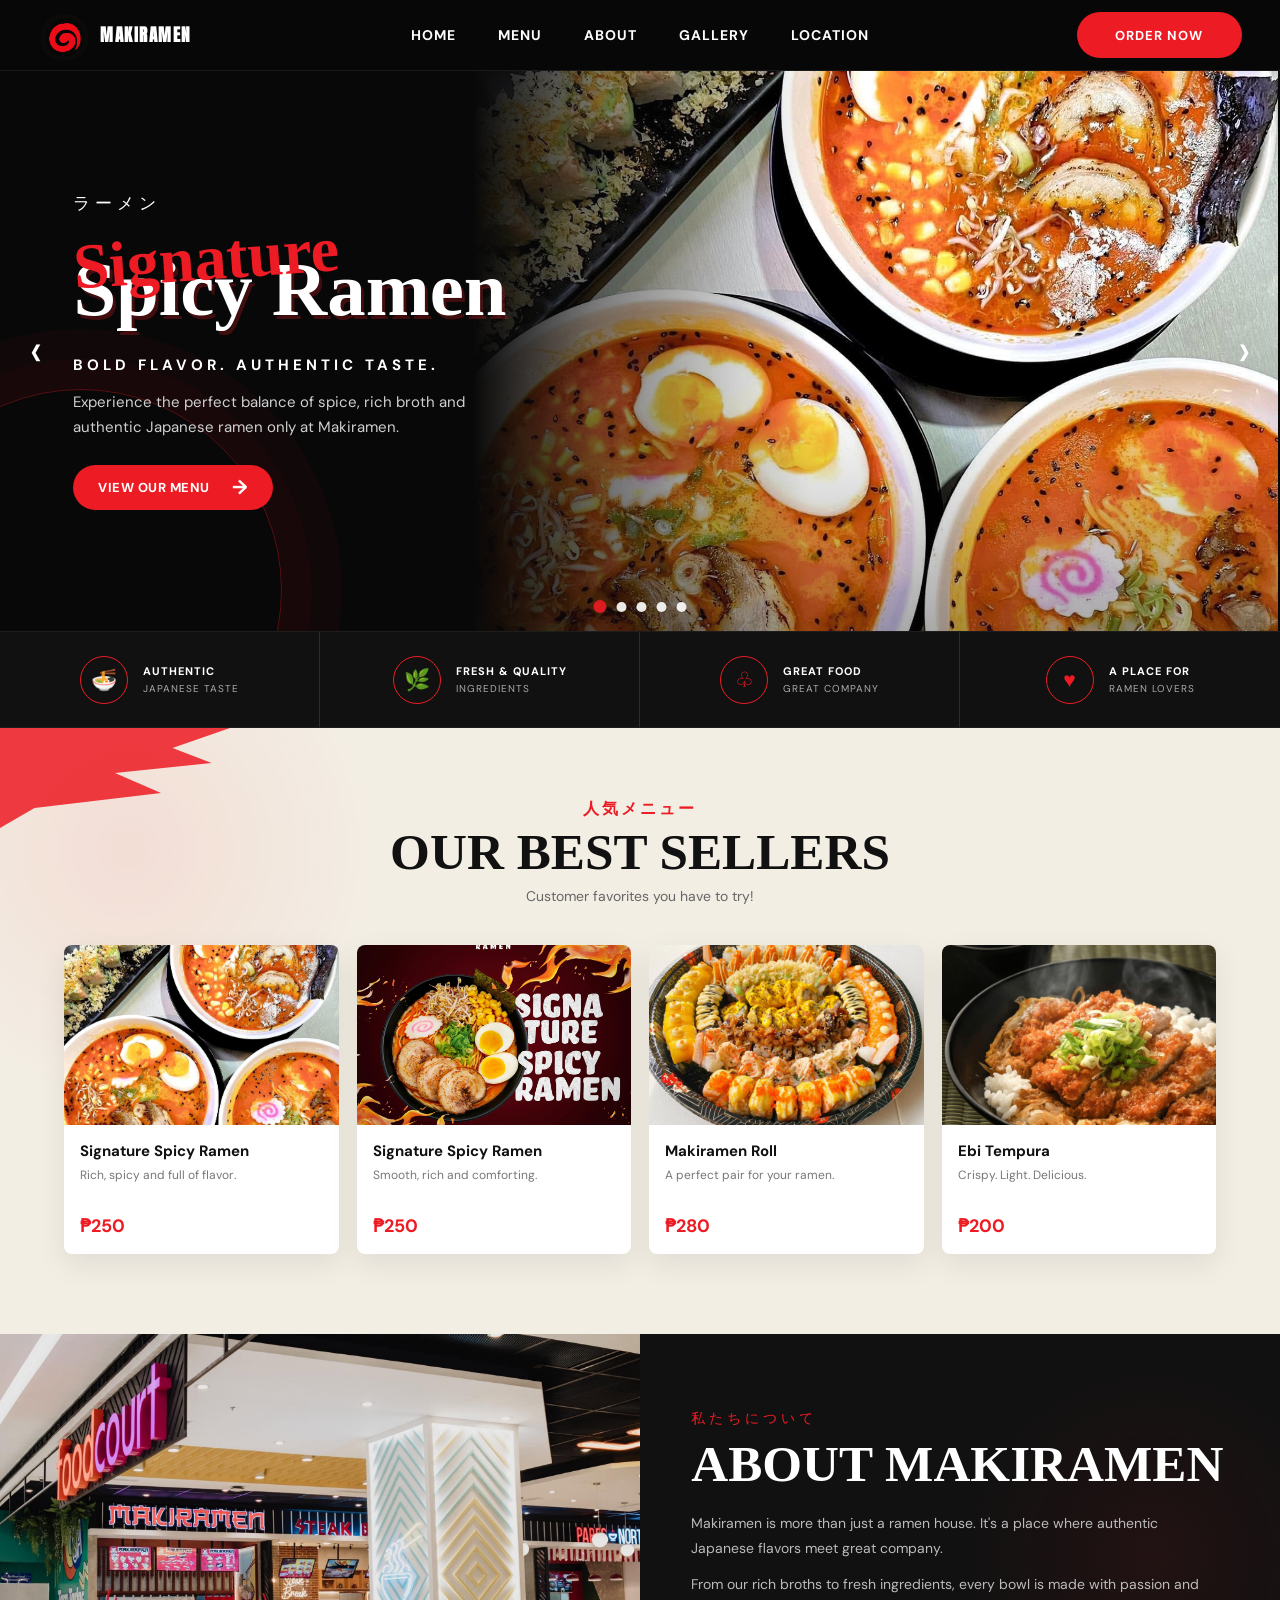
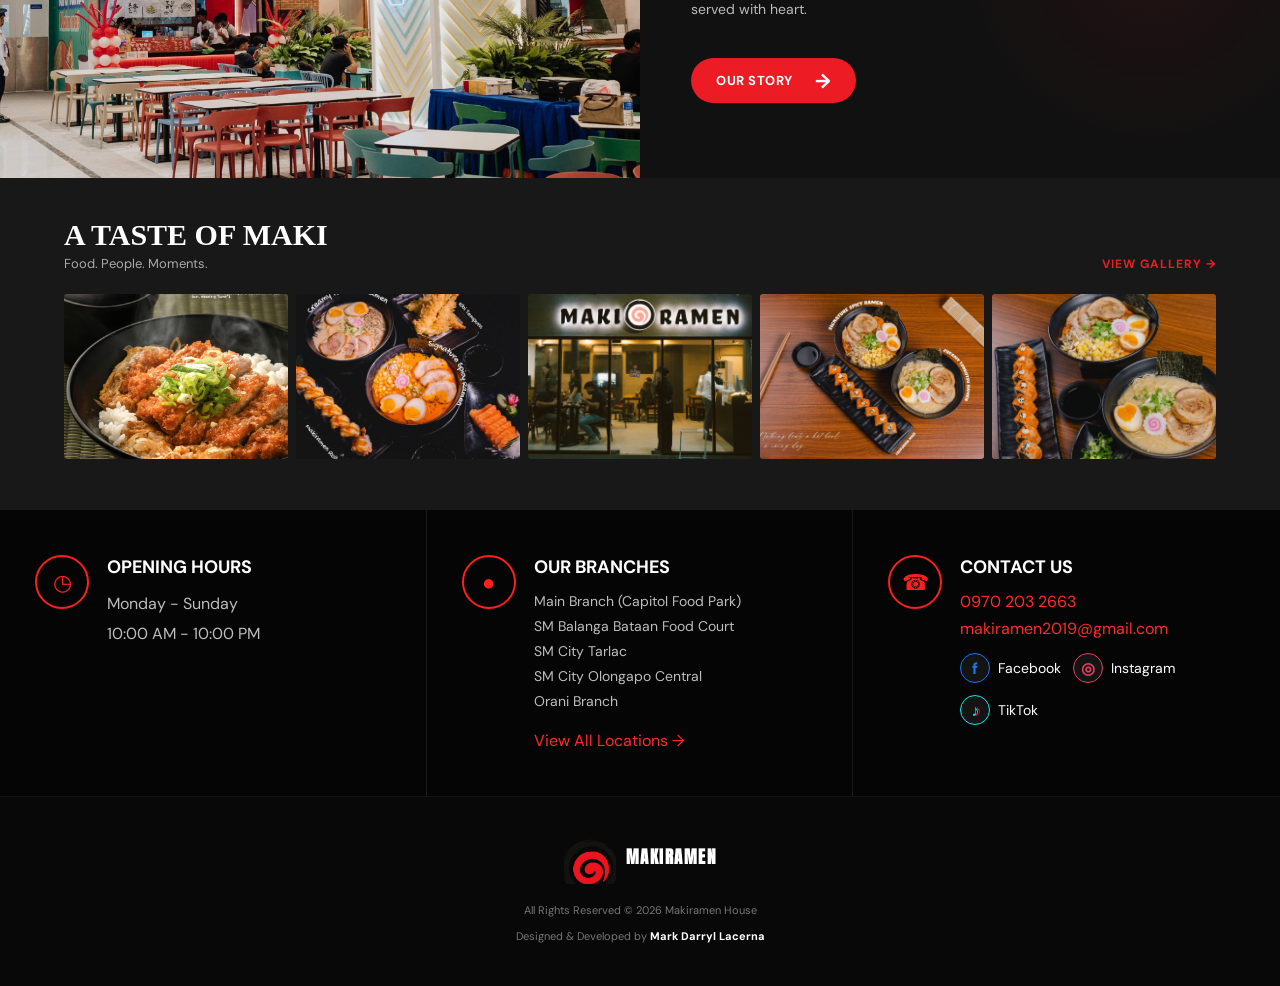
<file: index.html>
<!DOCTYPE html>
<html lang="en">
<head>
    <meta charset="UTF-8">
    <meta name="viewport" content="width=device-width, initial-scale=1.0">
<link rel="stylesheet"
      href="https://cdnjs.cloudflare.com/ajax/libs/font-awesome/6.5.2/css/all.min.css">
    <title>Makiramen House | Japanese Restaurant</title>

   <link rel="stylesheet" href="css/style.css?v=3">
</head>

<body>

    <!-- =========================
         NAVIGATION
    ========================== -->
    <header class="site-header">
        <nav class="navbar">

<a href="index.html" class="logo">
    <span class="logo-mark">
        <img src="images/Logo.png" alt="Makiramen Logo">
    </span>

    <span class="logo-name">
        MAKIRAMEN
    </span>
</a>

          <div class="nav-links">
    <a href="index.html">HOME</a>
    <a href="menu.html">MENU</a>
    <a href="about.html">ABOUT</a>
    <a href="gallery.html">GALLERY</a>
    <a href="location.html">LOCATION</a>
</div>

            <a href="menu.html" class="order-btn">ORDER NOW</a>
            <button class="mobile-menu-toggle" id="mobileMenuToggle" aria-label="Open menu">
    <i class="fas fa-bars"></i>
</button>

        </nav>

        <div class="mobile-menu" id="mobileMenu">
    <a href="index.html">HOME</a>
    <a href="menu.html">MENU</a>
    <a href="about.html">ABOUT</a>
    <a href="gallery.html">GALLERY</a>
    <a href="location.html">LOCATION</a>
    <a href="menu.html" class="mobile-order-btn">ORDER NOW</a>
</div>
    </header>
    


    <!-- =========================
         HERO
    ========================== -->
    <main>

        <section id="home" class="hero">

            <!-- HERO SLIDER -->
            <div class="hero-slider">

                <!-- SLIDE 1 -->
                <div class="hero-slide active">

                    <div class="hero-content">

                        <div class="hero-text">

                            <span class="hero-japanese">ラーメン</span>

                            <h2>Signature</h2>

                            <h1>Spicy Ramen</h1>

                            <p class="hero-tagline">
                                BOLD FLAVOR. AUTHENTIC TASTE.
                            </p>

                            <p class="hero-description">
                                Experience the perfect balance of spice,
                                rich broth and authentic Japanese ramen
                                only at Makiramen.
                            </p>

                            <a href="#menu" class="primary-btn">
                                VIEW OUR MENU
                                <span>→</span>
                            </a>

                        </div>

                        <div class="hero-image">
                            <img
                                src="images/Ramen.jpg"
                                alt="Makiramen Spicy Ramen"
                            >
                        </div>

                    </div>

                </div>


                <!-- SLIDE 2 -->
                <div class="hero-slide">

                    <div class="hero-content">

                        <div class="hero-text">

                            <span class="hero-japanese">濃厚ラーメン</span>

                            <h2>Rich & Creamy</h2>

                            <h1>Signature Spicy Ramen</h1>

                            <p class="hero-tagline">
                                RICH BROTH. SMOOTH FLAVOR.
                            </p>

                            <p class="hero-description">
                                A creamy and flavorful bowl made for
                                ramen lovers who enjoy rich Japanese taste.
                            </p>

                            <a href="#menu" class="primary-btn">
                                VIEW OUR MENU
                                <span>→</span>
                            </a>

                        </div>

                        <div class="hero-image">
                            <img
                                src="images/Ramen2.jpg"
                                alt="Signature Spicy Ramen"
                            >
                        </div>

                    </div>

                </div>


                <!-- SLIDE 3 -->
                <div class="hero-slide">

                    <div class="hero-content">

                        <div class="hero-text">

                            <span class="hero-japanese">寿司</span>

                            <h2>Fresh & Delicious</h2>

                            <h1>Makiramen Sushi</h1>

                            <p class="hero-tagline">
                                FRESH INGREDIENTS. PERFECTLY ROLLED.
                            </p>

                            <p class="hero-description">
                                Complete your ramen experience with
                                our fresh and delicious sushi selections.
                            </p>

                            <a href="#menu" class="primary-btn">
                                VIEW OUR MENU
                                <span>→</span>
                            </a>

                        </div>

                        <div class="hero-image">
                            <img
                                src="images/Sushi.jpg"
                                alt="Makiramen Sushi"
                            >
                        </div>

                    </div>

                </div>


                <!-- SLIDE 4 -->
                <div class="hero-slide">

                    <div class="hero-content">

                        <div class="hero-text">

                            <span class="hero-japanese">天ぷら</span>

                            <h2>Crispy Favorite</h2>

                            <h1>Ebi Tempura</h1>

                            <p class="hero-tagline">
                                CRISPY. LIGHT. DELICIOUS.
                            </p>

                            <p class="hero-description">
                                Golden crispy shrimp tempura,
                                freshly prepared to complement your meal.
                            </p>

                            <a href="#menu" class="primary-btn">
                                VIEW OUR MENU
                                <span>→</span>
                            </a>

                        </div>

                        <div class="hero-image">
                            <img
                                src="images/Meal.jpg"
                                alt="Makiramen Ebi Tempura"
                            >
                        </div>

                    </div>

                </div>


                <!-- SLIDE 5 -->
                <div class="hero-slide">

                    <div class="hero-content">

                        <div class="hero-text">

                            <span class="hero-japanese">美味しい</span>

                            <h2>Made With Passion</h2>

                            <h1>A Taste of Maki</h1>

                            <p class="hero-tagline">
                                GREAT FOOD. GREAT COMPANY.
                            </p>

                            <p class="hero-description">
                                Discover Japanese-inspired favorites,
                                made fresh and served with heart at Makiramen.
                            </p>

                            <a href="#menu" class="primary-btn">
                                VIEW OUR MENU
                                <span>→</span>
                            </a>

                        </div>

                        <div class="hero-image">
                            <img
                                src="images/Ramen3.jpg"
                                alt="Makiramen Food"
                            >
                        </div>

                    </div>

                </div>

            </div>


            <!-- SLIDER ARROWS -->
            <button
                class="slider-arrow slider-prev"
                type="button"
                aria-label="Previous slide">
                ‹
            </button>

            <button
                class="slider-arrow slider-next"
                type="button"
                aria-label="Next slide">
                ›
            </button>


            <!-- SLIDER DOTS -->
            <div class="slider-dots">

                <button
                    class="dot active"
                    type="button"
                    aria-label="Slide 1">
                </button>

                <button
                    class="dot"
                    type="button"
                    aria-label="Slide 2">
                </button>

                <button
                    class="dot"
                    type="button"
                    aria-label="Slide 3">
                </button>

                <button
                    class="dot"
                    type="button"
                    aria-label="Slide 4">
                </button>

                <button
                    class="dot"
                    type="button"
                    aria-label="Slide 5">
                </button>

            </div>

        </section>


        <!-- =========================
             FEATURES
        ========================== -->
        <section class="features">

            <div class="feature-item">
                <div class="feature-icon">🍜</div>

                <div>
                    <strong>AUTHENTIC</strong>
                    <span>JAPANESE TASTE</span>
                </div>
            </div>


            <div class="feature-item">
                <div class="feature-icon">🌿</div>

                <div>
                    <strong>FRESH & QUALITY</strong>
                    <span>INGREDIENTS</span>
                </div>
            </div>


            <div class="feature-item">
                <div class="feature-icon">♧</div>

                <div>
                    <strong>GREAT FOOD</strong>
                    <span>GREAT COMPANY</span>
                </div>
            </div>


            <div class="feature-item">
                <div class="feature-icon">♥</div>

                <div>
                    <strong>A PLACE FOR</strong>
                    <span>RAMEN LOVERS</span>
                </div>
            </div>

        </section>


        <!-- =========================
             BEST SELLERS
        ========================== -->
        <section id="menu" class="best-sellers">

            <div class="section-heading">

                <span>人気メニュー</span>

                <h2>OUR BEST SELLERS</h2>

                <p>
                    Customer favorites you have to try!
                </p>

            </div>


            <div class="menu-grid">

                <article class="menu-card">

                    <img
                        src="images/Ramen.jpg"
                        alt="Signature Spicy Ramen">

                    <div class="menu-card-content">

                        <h3>
                            Signature Spicy Ramen
                        </h3>

                        <p>
                            Rich, spicy and full of flavor.
                        </p>

                        <strong>
                            ₱250
                        </strong>

                    </div>

                </article>


                <article class="menu-card">

                    <img
                        src="images/Ramen2.jpg"
                        alt="Creamy Tonkotsu Ramen">

                    <div class="menu-card-content">

                        <h3>
                            Signature Spicy Ramen
                        </h3>

                        <p>
                            Smooth, rich and comforting.
                        </p>

                        <strong>
                            ₱250
                        </strong>

                    </div>

                </article>


                <article class="menu-card">

                    <img
                        src="images/Sushi.jpg"
                        alt="Makiramen Roll">

                    <div class="menu-card-content">

                        <h3>
                            Makiramen Roll
                        </h3>

                        <p>
                            A perfect pair for your ramen.
                        </p>

                        <strong>
                            ₱280
                        </strong>

                    </div>

                </article>


                <article class="menu-card">

                    <img
                        src="images/Meal.jpg"
                        alt="Ebi Tempura">

                    <div class="menu-card-content">

                        <h3>
                            Ebi Tempura
                        </h3>

                        <p>
                            Crispy. Light. Delicious.
                        </p>

                        <strong>
                            ₱200
                        </strong>

                    </div>

                </article>

            </div>

        </section>


        <!-- =========================
             ABOUT
        ========================== -->
        <section id="about" class="about">

    <div class="about-image">
    <video
        id="aboutVideo"
        autoplay
        muted
        loop
        playsinline
        webkit-playsinline
        preload="auto"
        poster="images/Branch.jpg">
        <source src="images/Branch Vid.mp4" type="video/mp4">
    </video>
</div>


            <div class="about-content">

                <span>私たちについて</span>

                <h2>ABOUT MAKIRAMEN</h2>

                <p>
                    Makiramen is more than just a ramen house.
                    It's a place where authentic Japanese flavors
                    meet great company.
                </p>

                <p>
                    From our rich broths to fresh ingredients,
                    every bowl is made with passion and served with heart.
                </p>

                <a href="#gallery" class="primary-btn">
                    OUR STORY
                    <span>→</span>
                </a>

            </div>

        </section>


        <!-- =========================
             GALLERY
        ========================== -->
        <section id="gallery" class="gallery">

            <div class="gallery-heading">

                <div>

                    <h2>A TASTE OF MAKI</h2>

                    <p>
                        Food. People. Moments.
                    </p>

                </div>

                <a href="#">
                    VIEW GALLERY →
                </a>

            </div>


            <div class="gallery-grid">

                <img
                    src="images/Meal.jpg"
                    alt="Makiramen Food">

                <img
                    src="images/Ramen3.jpg"
                    alt="Makiramen Ramen">

                <img
                    src="images/Branch1.jpg"
                    alt="Makiramen Branch">

                <img
                    src="images/Ramen4.jpg"
                    alt="Makiramen Ramen">

                <img
                    src="images/Ramen5.jpg"
                    alt="Makiramen Restaurant">

            </div>

        </section>

<!-- =========================
     LOCATION / CONTACT
========================= -->

<section id="location" class="location">

    <!-- OPENING HOURS -->
    <div class="location-item">

        <span class="location-icon">◷</span>

        <div>
            <h3>OPENING HOURS</h3>

            <p>Monday - Sunday</p>
            <p>10:00 AM - 10:00 PM</p>
        </div>

    </div>


    <!-- OUR BRANCHES -->
    <div class="location-item branches-location">

        <span class="location-icon">●</span>

        <div>

            <h3>OUR BRANCHES</h3>

            <div class="branch-list">

                <p>Main Branch (Capitol Food Park)</p>
                <p>SM Balanga Bataan Food Court</p>
                <p>SM City Tarlac</p>
                <p>SM City Olongapo Central</p>
                <p>Orani Branch</p>

            </div>

            <a href="location.html">
                View All Locations →
            </a>

        </div>

    </div>


    <!-- CONTACT -->
    <div class="location-item">

        <span class="location-icon">☎</span>

        <div>

            <h3>CONTACT US</h3>

            <a class="contact-detail" href="tel:09702032663">
                0970 203 2663
            </a>

            <a class="contact-detail"
               href="mailto:makiramen2019@gmail.com">
                makiramen2019@gmail.com
            </a>

            <div class="social-links">

                <a href="https://www.facebook.com/profile.php?id=100064175319282"
                   target="_blank">
                    <span class="social-icon">f</span>
                    Facebook
                </a>

                <a href="https://www.instagram.com/makiramenhouse/"
                   target="_blank">
                    <span class="social-icon">◎</span>
                    Instagram
                </a>

                <a href="https://www.tiktok.com/@makiramen.house.b"
                   target="_blank">
                    <span class="social-icon">♪</span>
                    TikTok
                </a>

            </div>

        </div>

    </div>

</section>

    </main>


    <!-- =========================
         FOOTER
    ========================== -->
    <footer class="footer">

        <a href="index.html" class="footer-logo">
    <span class="footer-logo-mark">
        <img src="images/Logo.png" alt="Makiramen">
    </span>

    <span class="footer-logo-name">
        MAKIRAMEN
    </span>
</a>

      <p class="footer-credit">
    All Rights Reserved © 2026 Makiramen House
</p>

<p class="footer-credit">
    Designed & Developed by <strong>Mark Darryl Lacerna</strong>
</p>

    </footer>


    <script src="js/script.js?v=3"></script>

</body>
</html>
</file>
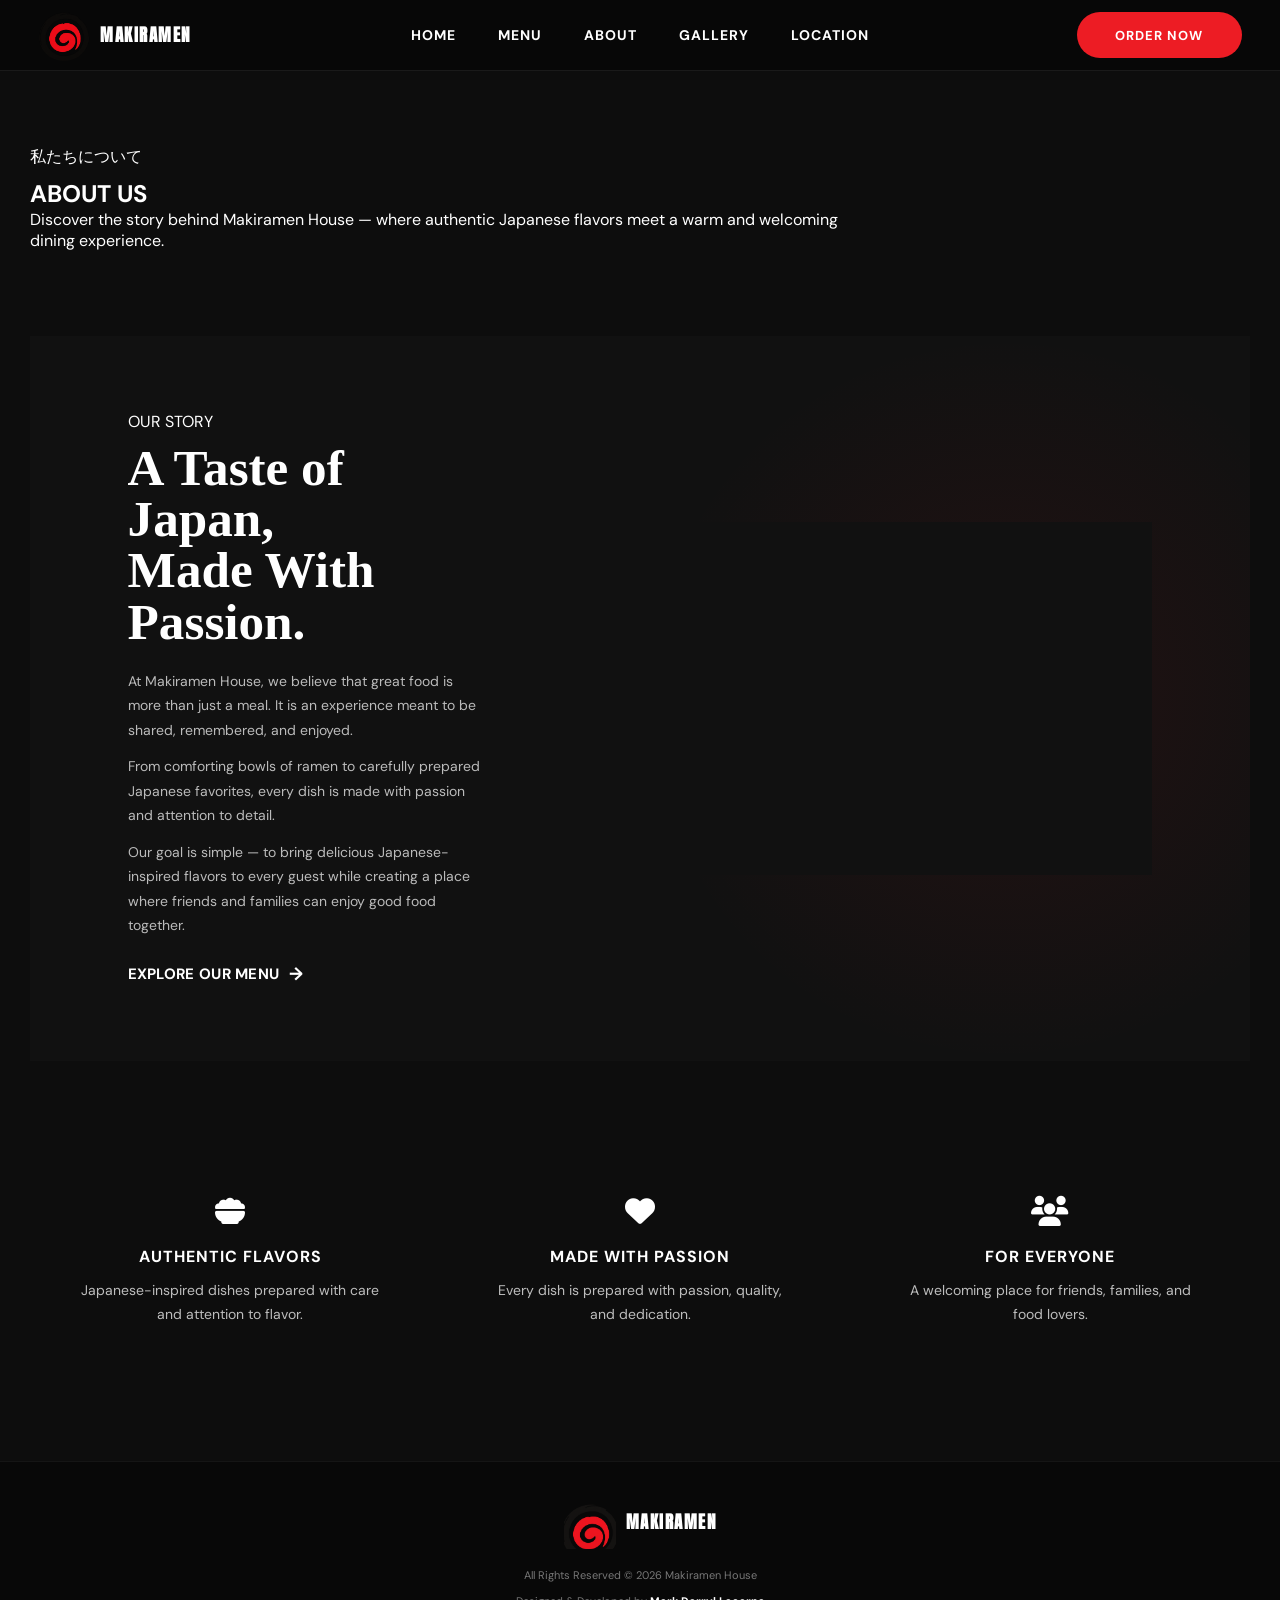
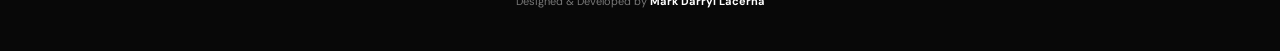
<file: about.html>
<!DOCTYPE html>
<html lang="en">
<head>
    <meta charset="UTF-8">
    <meta name="viewport" content="width=device-width, initial-scale=1.0">

    <title>About Us | Makiramen House</title>

    <link rel="stylesheet" href="css/style.css?v=3">
    <link rel="stylesheet" href="css/about.css">

    <link rel="preconnect" href="https://fonts.googleapis.com">
    <link rel="preconnect" href="https://fonts.gstatic.com" crossorigin>
    <link href="https://fonts.googleapis.com/css2?family=Montserrat:wght@400;500;600;700;800&display=swap" rel="stylesheet">

    <link rel="stylesheet"
          href="https://cdnjs.cloudflare.com/ajax/libs/font-awesome/6.5.2/css/all.min.css">
</head>

<body>

<header class="site-header">
    <nav class="navbar">

        <a href="index.html" class="logo">
            <span class="logo-mark">
                <img src="images/Logo.png" alt="Makiramen Logo">
            </span>

            <span class="logo-name">
                MAKIRAMEN
            </span>
        </a>

        <div class="nav-links">
            <a href="index.html">HOME</a>
            <a href="menu.html">MENU</a>
            <a href="about.html">ABOUT</a>
            <a href="gallery.html">GALLERY</a>
            <a href="location.html">LOCATION</a>
        </div>

        <a href="menu.html" class="order-btn">ORDER NOW</a>

        <button class="mobile-menu-toggle" id="mobileMenuToggle" aria-label="Open menu">
            <i class="fas fa-bars"></i>
        </button>

    </nav>

    <div class="mobile-menu" id="mobileMenu">
        <a href="index.html">HOME</a>
        <a href="menu.html">MENU</a>
        <a href="about.html">ABOUT</a>
        <a href="gallery.html">GALLERY</a>
        <a href="location.html">LOCATION</a>
        <a href="menu.html" class="mobile-order-btn">ORDER NOW</a>
    </div>
</header>


<!-- ================= ABOUT PAGE ================= -->
<main class="menu-page about-page">

    <section class="menu-section">

        <div class="menu-heading">
            <span class="menu-japanese">私たちについて</span>

            <h1>ABOUT US</h1>

            <div class="heading-line"></div>

            <p>
                Discover the story behind Makiramen House —
                where authentic Japanese flavors meet a warm and welcoming dining experience.
            </p>
        </div>


        <!-- ABOUT STORY -->
        <div class="about-content">

            <div class="about-text">

                <span class="about-label">OUR STORY</span>

                <h2>
                    A Taste of Japan,
                    <br>
                    Made With Passion.
                </h2>

                <p>
                    At Makiramen House, we believe that great food is more
                    than just a meal. It is an experience meant to be shared,
                    remembered, and enjoyed.
                </p>

                <p>
                    From comforting bowls of ramen to carefully prepared
                    Japanese favorites, every dish is made with passion
                    and attention to detail.
                </p>

                <p>
                    Our goal is simple — to bring delicious Japanese-inspired
                    flavors to every guest while creating a place where
                    friends and families can enjoy good food together.
                </p>

                <a href="menu.html" class="about-button">
                    EXPLORE OUR MENU
                    <span>→</span>
                </a>

            </div>


            <!-- VIDEO -->
            <div class="about-media">

                <video
                    id="aboutVideo"
                    autoplay
                    muted
                    loop
                    playsinline
                    webkit-playsinline
                    preload="metadata">

                    <source src="images/Video3.mp4" type="video/mp4">

                    Your browser does not support the video tag.

                </video>

            </div>

        </div>


        <!-- EXPERIENCE -->
        <div class="about-features">

            <div class="about-feature">
                <i class="fa-solid fa-bowl-food"></i>

                <h3>AUTHENTIC FLAVORS</h3>

                <p>
                    Japanese-inspired dishes prepared with care
                    and attention to flavor.
                </p>
            </div>


            <div class="about-feature">
                <i class="fa-solid fa-heart"></i>

                <h3>MADE WITH PASSION</h3>

                <p>
                    Every dish is prepared with passion,
                    quality, and dedication.
                </p>
            </div>


            <div class="about-feature">
                <i class="fa-solid fa-users"></i>

                <h3>FOR EVERYONE</h3>

                <p>
                    A welcoming place for friends,
                    families, and food lovers.
                </p>
            </div>

        </div>

    </section>

</main>


<!-- ================= FOOTER ================= -->
<footer class="footer">

    <a href="index.html" class="footer-logo">

        <span class="footer-logo-mark">
            <img src="images/Logo.png" alt="Makiramen">
        </span>

        <span class="footer-logo-name">
            MAKIRAMEN
        </span>

    </a>

    <p class="footer-credit">
        All Rights Reserved © 2026 Makiramen House
    </p>

    <p class="footer-credit">
        Designed & Developed by
        <strong>Mark Darryl Lacerna</strong>
    </p>

</footer>


<script src="js/script.js?v=4"></script>

</body>
</html>
</file>
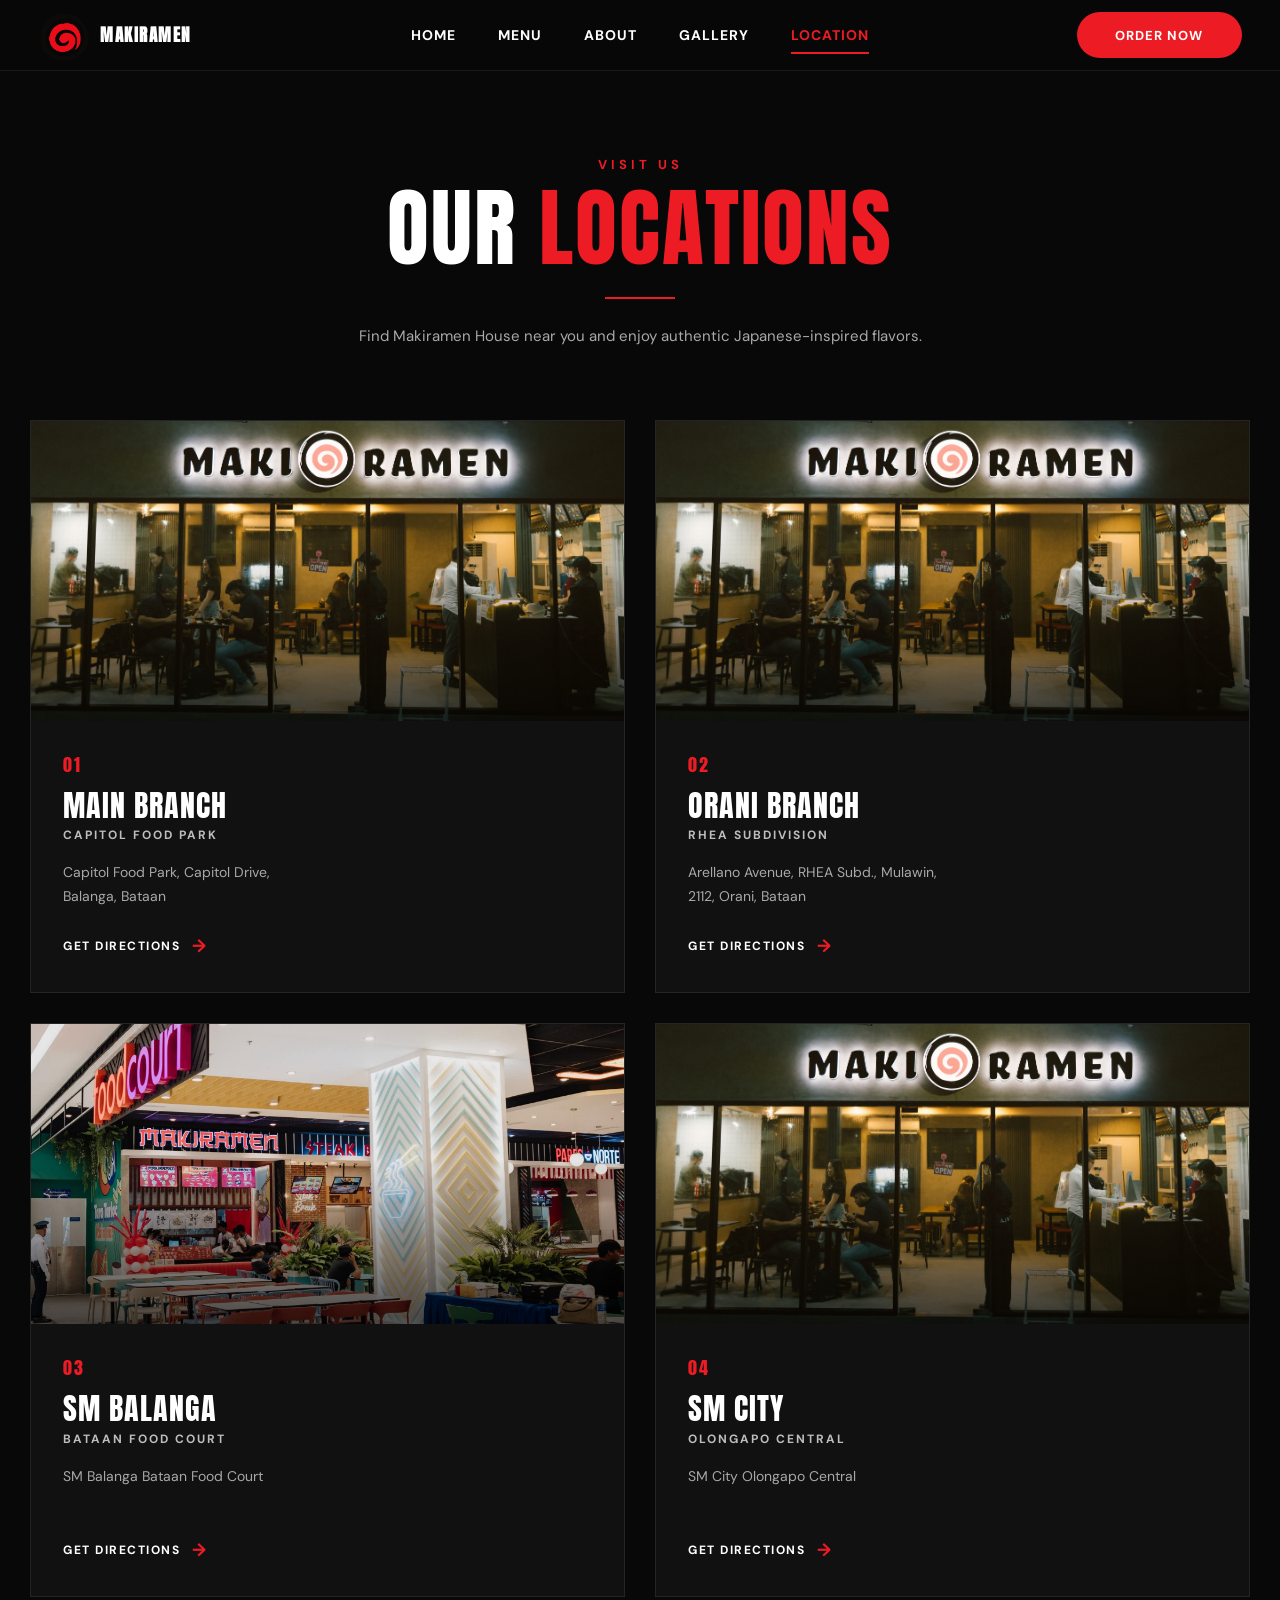
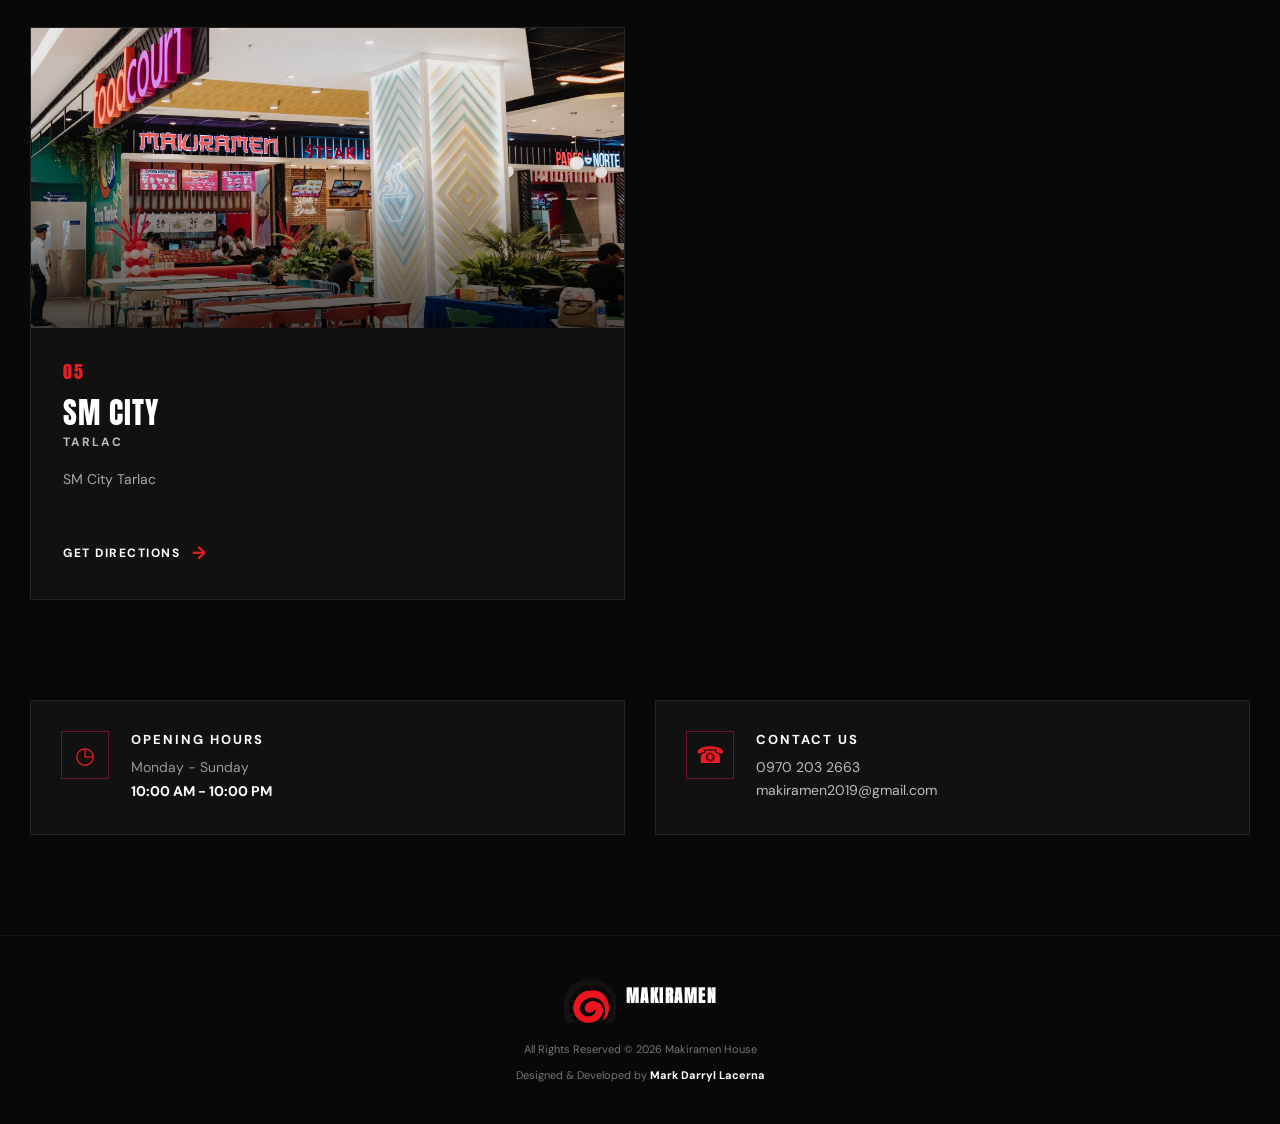
<file: location.html>
<!DOCTYPE html>
<html lang="en">

<head>
    <meta charset="UTF-8">
    <meta name="viewport" content="width=device-width, initial-scale=1.0">

    <link rel="stylesheet"
          href="https://cdnjs.cloudflare.com/ajax/libs/font-awesome/6.5.2/css/all.min.css">



    <title>Locations | Makiramen House</title>
    <link rel="stylesheet" href="css/location.css?v=3">
    <link rel="stylesheet" href="css/style.css?v=3">
</head>

<body>

    <!-- =========================
         NAVIGATION
    ========================== -->
    <header class="site-header">

        <nav class="navbar">

            <a href="index.html" class="logo">

                <span class="logo-mark">
                    <img src="images/Logo.png" alt="Makiramen Logo">
                </span>

                <span class="logo-name">
                    MAKIRAMEN
                </span>

            </a>


            <div class="nav-links">

                <a href="index.html">HOME</a>

                <a href="menu.html">MENU</a>

                <a href="about.html">ABOUT</a>

                <a href="gallery.html">GALLERY</a>

                <a href="location.html" class="active">LOCATION</a>

            </div>


            <a href="menu.html" class="order-btn">
                ORDER NOW
            </a>


            <button
                class="mobile-menu-toggle"
                id="mobileMenuToggle"
                aria-label="Open menu">

                <i class="fas fa-bars"></i>

            </button>

        </nav>


        <!-- MOBILE MENU -->
        <div class="mobile-menu" id="mobileMenu">

            <a href="index.html">
                HOME
            </a>

            <a href="menu.html">
                MENU
            </a>

            <a href="about.html">
                ABOUT
            </a>

            <a href="gallery.html">
                GALLERY
            </a>

            <a href="location.html" class="active">
                LOCATION
            </a>

            <a href="menu.html" class="mobile-order-btn">
                ORDER NOW
            </a>

        </div>

    </header>



    <!-- =========================
         LOCATION PAGE
    ========================== -->

    <main class="location-page">


        <!-- =========================
             PAGE HEADING
        ========================== -->

        <section class="location-hero">

            <div class="location-heading">

                <span>
                    VISIT US
                </span>

                <h1>
                    OUR
                    <strong>LOCATIONS</strong>
                </h1>

                <div class="location-heading-line"></div>

                <p>
                    Find Makiramen House near you and enjoy
                    authentic Japanese-inspired flavors.
                </p>

            </div>

        </section>



        <!-- =========================
             BRANCHES
        ========================== -->

        <section class="locations-section">

            <div class="locations-grid">


                <!-- =========================
                     MAIN BRANCH
                ========================== -->

                <article class="location-card">

                    <div class="location-card-image">

                        <img
                            src="images/Branch1.jpg"
                            alt="Makiramen Main Branch">

                    </div>


                    <div class="location-card-content">

                        <span class="location-number">
                            01
                        </span>

                        <h2>
                            MAIN BRANCH
                        </h2>

                        <h3>
                            CAPITOL FOOD PARK
                        </h3>

                        <p class="location-address">
                            Capitol Food Park, Capitol Drive,<br>
                            Balanga, Bataan
                        </p>

                        <a
                            href="https://www.google.com/maps/search/?api=1&query=Capitol+Food+Park+Capitol+Drive+Balanga+Bataan"
                            target="_blank"
                            rel="noopener">

                            GET DIRECTIONS

                            <span>
                                →
                            </span>

                        </a>

                    </div>

                </article>



                <!-- =========================
                     ORANI BRANCH
                ========================== -->

                <article class="location-card">

                    <div class="location-card-image">

                        <img
                            src="images/Branch1.jpg"
                            alt="Makiramen Orani Branch">

                    </div>


                    <div class="location-card-content">

                        <span class="location-number">
                            02
                        </span>

                        <h2>
                            ORANI BRANCH
                        </h2>

                        <h3>
                            RHEA SUBDIVISION
                        </h3>

                        <p class="location-address">
                            Arellano Avenue, RHEA Subd., Mulawin,<br>
                            2112, Orani, Bataan
                        </p>

                        <a
                            href="https://www.google.com/maps/search/?api=1&query=Arellano+Avenue+RHEA+Subd+Mulawin+Orani+Bataan"
                            target="_blank"
                            rel="noopener">

                            GET DIRECTIONS

                            <span>
                                →
                            </span>

                        </a>

                    </div>

                </article>



                <!-- =========================
                     SM BALANGA
                ========================== -->

                <article class="location-card">

                    <div class="location-card-image">

                        <img
                            src="images/Branch.jpg"
                            alt="Makiramen SM Balanga">

                    </div>


                    <div class="location-card-content">

                        <span class="location-number">
                            03
                        </span>

                        <h2>
                            SM BALANGA
                        </h2>

                        <h3>
                            BATAAN FOOD COURT
                        </h3>

                        <p class="location-address">
                            SM Balanga Bataan Food Court
                        </p>

                        <a
                            href="https://www.google.com/maps/search/?api=1&query=SM+Balanga+Bataan+Food+Court"
                            target="_blank"
                            rel="noopener">

                            GET DIRECTIONS

                            <span>
                                →
                            </span>

                        </a>

                    </div>

                </article>



                <!-- =========================
                     SM OLONGAPO
                ========================== -->

                <article class="location-card">

                    <div class="location-card-image">

                        <img
                            src="images/Branch1.jpg"
                            alt="Makiramen SM City Olongapo Central">

                    </div>


                    <div class="location-card-content">

                        <span class="location-number">
                            04
                        </span>

                        <h2>
                            SM CITY
                        </h2>

                        <h3>
                            OLONGAPO CENTRAL
                        </h3>

                        <p class="location-address">
                            SM City Olongapo Central
                        </p>

                        <a
                            href="https://www.google.com/maps/search/?api=1&query=SM+City+Olongapo+Central"
                            target="_blank"
                            rel="noopener">

                            GET DIRECTIONS

                            <span>
                                →
                            </span>

                        </a>

                    </div>

                </article>



                <!-- =========================
                     SM TARLAC
                ========================== -->

                <article class="location-card">

                    <div class="location-card-image">

                        <img
                            src="images/Branch.jpg"
                            alt="Makiramen SM City Tarlac">

                    </div>


                    <div class="location-card-content">

                        <span class="location-number">
                            05
                        </span>

                        <h2>
                            SM CITY
                        </h2>

                        <h3>
                            TARLAC
                        </h3>

                        <p class="location-address">
                            SM City Tarlac
                        </p>

                        <a
                            href="https://www.google.com/maps/search/?api=1&query=SM+City+Tarlac"
                            target="_blank"
                            rel="noopener">

                            GET DIRECTIONS

                            <span>
                                →
                            </span>

                        </a>

                    </div>

                </article>


            </div>

        </section>



        <!-- =========================
             OPENING HOURS + CONTACT
        ========================== -->

        <section class="location-info-section">


            <!-- OPENING HOURS -->

            <div class="location-info-card">

                <span class="location-info-icon">
                    ◷
                </span>

                <div>

                    <h3>
                        OPENING HOURS
                    </h3>

                    <p>
                        Monday - Sunday
                    </p>

                    <strong>
                        10:00 AM - 10:00 PM
                    </strong>

                </div>

            </div>



            <!-- CONTACT -->

            <div class="location-info-card">

                <span class="location-info-icon">
                    ☎
                </span>

                <div>

                    <h3>
                        CONTACT US
                    </h3>

                    <a
                        class="contact-detail"
                        href="tel:09702032663">

                        0970 203 2663

                    </a>

                    <a
                        class="contact-detail"
                        href="mailto:makiramen2019@gmail.com">

                        makiramen2019@gmail.com

                    </a>

                </div>

            </div>


        </section>


    </main>



    <!-- =========================
         FOOTER
    ========================== -->

    <footer class="footer">


        <a href="index.html" class="footer-logo">

            <span class="footer-logo-mark">

                <img
                    src="images/Logo.png"
                    alt="Makiramen">

            </span>


            <span class="footer-logo-name">
                MAKIRAMEN
            </span>

        </a>


        <p class="footer-credit">
            All Rights Reserved © 2026 Makiramen House
        </p>


        <p class="footer-credit">
            Designed & Developed by
            <strong>
                Mark Darryl Lacerna
            </strong>
        </p>


    </footer>



    <!-- =========================
         JAVASCRIPT
    ========================== -->

    <script src="js/script.js?v=3"></script>

</body>

</html>
</file>
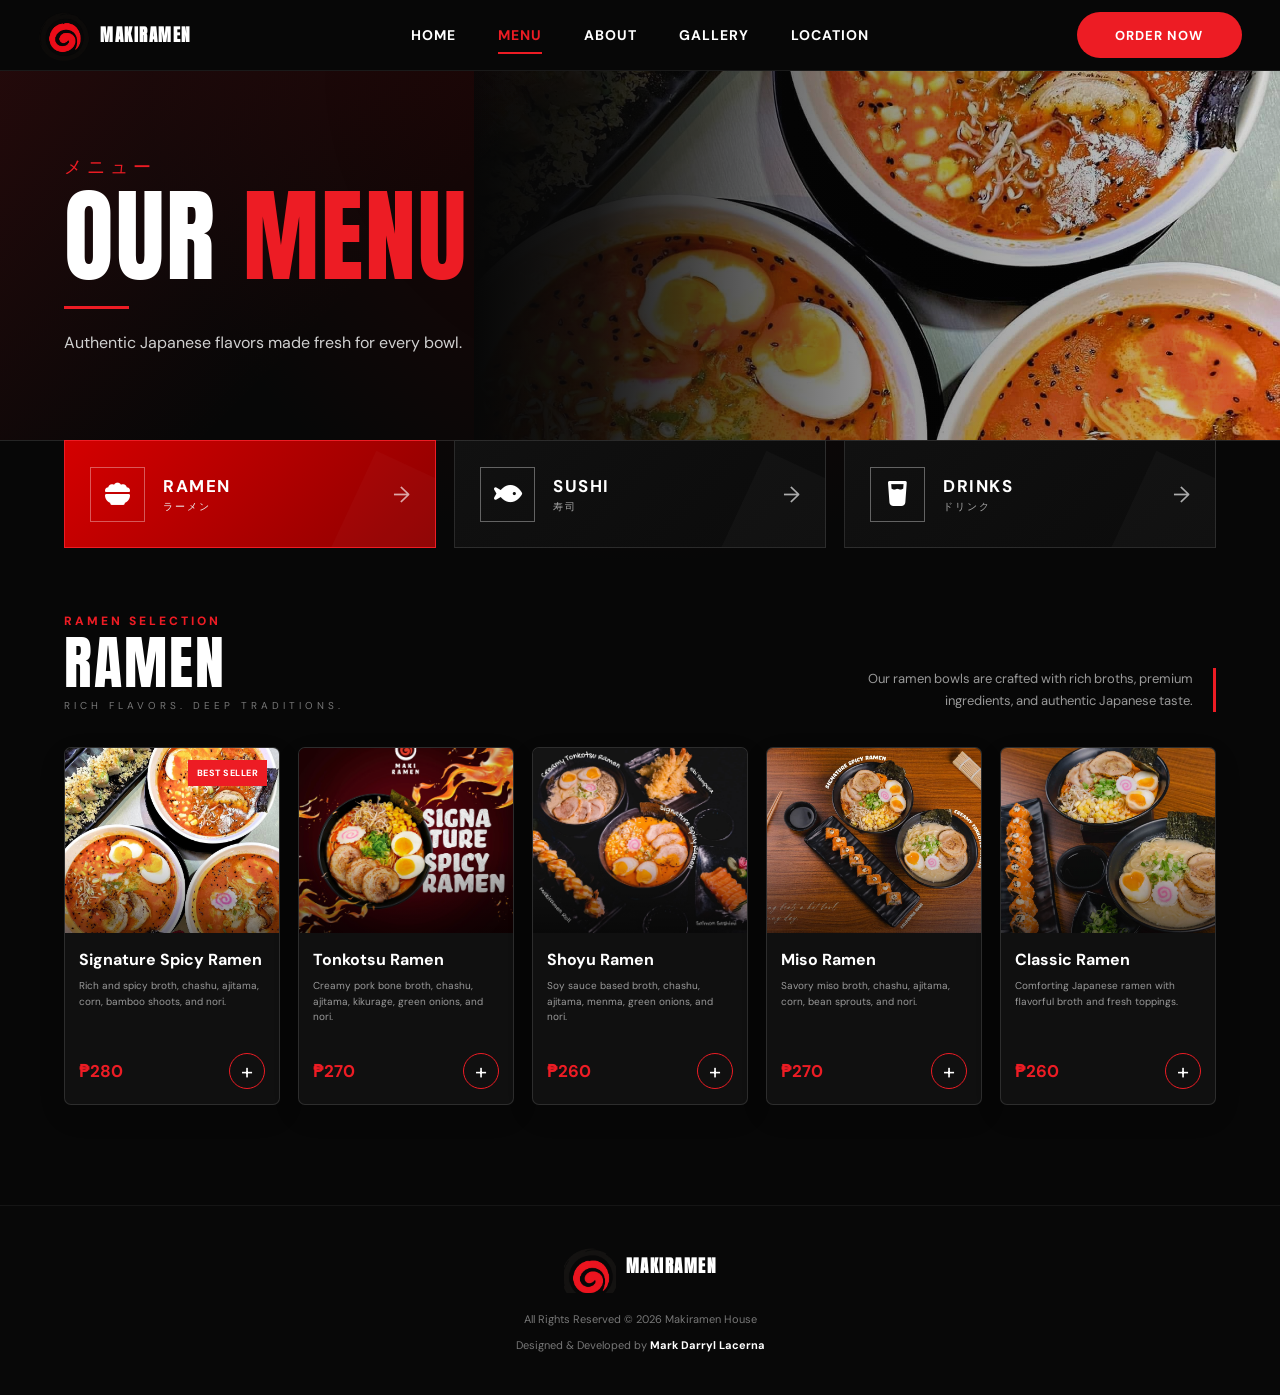
<file: menu.html>
<!DOCTYPE html>
<html lang="en">

<head>
    <meta charset="UTF-8">
    <meta name="viewport" content="width=device-width, initial-scale=1.0">

    <title>Menu | Makiramen House</title>

    <link rel="stylesheet" href="css/style.css?v=3">
    <link rel="stylesheet" href="css/menu.css?v=5">

    <link rel="preconnect" href="https://fonts.googleapis.com">
    <link rel="preconnect" href="https://fonts.gstatic.com" crossorigin>

    <link href="https://fonts.googleapis.com/css2?family=Anton&family=Montserrat:wght@400;500;600;700;800&display=swap" rel="stylesheet">

    <link rel="stylesheet"
          href="https://cdnjs.cloudflare.com/ajax/libs/font-awesome/6.5.2/css/all.min.css">
</head>


<body>


<!-- =========================================================
     NAVBAR
========================================================= -->

<header class="site-header">

    <nav class="navbar">

        <a href="index.html" class="logo">

            <span class="logo-mark">
                <img src="images/Logo.png" alt="Makiramen Logo">
            </span>

            <span class="logo-name">
                MAKIRAMEN
            </span>

        </a>


        <div class="nav-links">

            <a href="index.html">HOME</a>

            <a href="menu.html" class="active">
                MENU
            </a>

            <a href="about.html">ABOUT</a>

            <a href="gallery.html">GALLERY</a>

            <a href="location.html">LOCATION</a>

        </div>


        <a href="menu.html" class="order-btn">
            ORDER NOW
        </a>


        <button
            class="mobile-menu-toggle"
            id="mobileMenuToggle"
            type="button"
            aria-label="Open menu"
            aria-expanded="false">

            <i class="fas fa-bars"></i>

        </button>

    </nav>


    <div class="mobile-menu" id="mobileMenu">

        <a href="index.html">HOME</a>

        <a href="menu.html" class="active">
            MENU
        </a>

        <a href="about.html">ABOUT</a>

        <a href="gallery.html">GALLERY</a>

        <a href="location.html">LOCATION</a>

        <a href="menu.html" class="mobile-order-btn">
            ORDER NOW
        </a>

    </div>

</header>



<!-- =========================================================
     MENU PAGE
========================================================= -->

<main class="menu-page">


    <!-- =====================================================
         HERO
    ====================================================== -->

    <section class="menu-hero">

        <div class="menu-hero-overlay"></div>

        <div class="menu-hero-content">

            <span class="menu-japanese">
                メニュー
            </span>

            <h1>
                OUR
                <strong>MENU</strong>
            </h1>

            <div class="menu-heading-line"></div>

            <p>
                Authentic Japanese flavors
                made fresh for every bowl.
            </p>

        </div>


        <div class="menu-hero-image">

            <img
                src="images/Ramen.jpg"
                alt="Makiramen Signature Ramen">

        </div>

    </section>



    <!-- =====================================================
         CATEGORY CARDS
    ====================================================== -->

    <section class="menu-categories">

        <button
            class="category-card active"
            data-category="ramen">

            <span class="category-icon">
                <i class="fas fa-bowl-food"></i>
            </span>

            <span class="category-text">
                <strong>RAMEN</strong>
                <small>ラーメン</small>
            </span>

            <span class="category-arrow">
                →
            </span>

        </button>


        <button
            class="category-card"
            data-category="sushi">

            <span class="category-icon">
                <i class="fas fa-fish"></i>
            </span>

            <span class="category-text">
                <strong>SUSHI</strong>
                <small>寿司</small>
            </span>

            <span class="category-arrow">
                →
            </span>

        </button>


        <button
            class="category-card"
            data-category="drinks">

            <span class="category-icon">
                <i class="fas fa-glass-water"></i>
            </span>

            <span class="category-text">
                <strong>DRINKS</strong>
                <small>ドリンク</small>
            </span>

            <span class="category-arrow">
                →
            </span>

        </button>

    </section>



    <!-- =====================================================
         MENU CONTENT
    ====================================================== -->

    <section class="menu-content">


        <!-- ================= RAMEN ================= -->

        <div
            class="menu-category active"
            id="ramen">

            <div class="menu-section-heading">

                <div>

                    <span>
                        RAMEN SELECTION
                    </span>

                    <h2>
                        RAMEN
                    </h2>

                    <p>
                        RICH FLAVORS. DEEP TRADITIONS.
                    </p>

                </div>


                <div class="menu-section-description">

                    Our ramen bowls are crafted with
                    rich broths, premium ingredients,
                    and authentic Japanese taste.

                </div>

            </div>


            <div class="menu-grid">


                <!-- 01 -->

                <article class="menu-card featured">

                    <div class="menu-card-image">

                        <img
                            src="images/Ramen.jpg"
                            alt="Signature Spicy Ramen">

                        <span class="best-seller">
                            BEST SELLER
                        </span>

                    </div>


                    <div class="menu-card-body">

                        <h3>
                            Signature Spicy Ramen
                        </h3>

                        <p>
                            Rich and spicy broth, chashu,
                            ajitama, corn, bamboo shoots,
                            and nori.
                        </p>


                        <div class="menu-card-bottom">

                            <strong>
                                ₱280
                            </strong>

                            <span class="menu-plus">
                                +
                            </span>

                        </div>

                    </div>

                </article>



                <!-- 02 -->

                <article class="menu-card">

                    <div class="menu-card-image">

                        <img
                            src="images/Ramen2.jpg"
                            alt="Tonkotsu Ramen">

                    </div>


                    <div class="menu-card-body">

                        <h3>
                            Tonkotsu Ramen
                        </h3>

                        <p>
                            Creamy pork bone broth,
                            chashu, ajitama, kikurage,
                            green onions, and nori.
                        </p>


                        <div class="menu-card-bottom">

                            <strong>
                                ₱270
                            </strong>

                            <span class="menu-plus">
                                +
                            </span>

                        </div>

                    </div>

                </article>



                <!-- 03 -->

                <article class="menu-card">

                    <div class="menu-card-image">

                        <img
                            src="images/Ramen3.jpg"
                            alt="Shoyu Ramen">

                    </div>


                    <div class="menu-card-body">

                        <h3>
                            Shoyu Ramen
                        </h3>

                        <p>
                            Soy sauce based broth,
                            chashu, ajitama, menma,
                            green onions, and nori.
                        </p>


                        <div class="menu-card-bottom">

                            <strong>
                                ₱260
                            </strong>

                            <span class="menu-plus">
                                +
                            </span>

                        </div>

                    </div>

                </article>



                <!-- 04 -->

                <article class="menu-card">

                    <div class="menu-card-image">

                        <img
                            src="images/Ramen4.jpg"
                            alt="Miso Ramen">

                    </div>


                    <div class="menu-card-body">

                        <h3>
                            Miso Ramen
                        </h3>

                        <p>
                            Savory miso broth, chashu,
                            ajitama, corn, bean sprouts,
                            and nori.
                        </p>


                        <div class="menu-card-bottom">

                            <strong>
                                ₱270
                            </strong>

                            <span class="menu-plus">
                                +
                            </span>

                        </div>

                    </div>

                </article>



                <!-- 05 -->

                <article class="menu-card">

                    <div class="menu-card-image">

                        <img
                            src="images/Ramen5.jpg"
                            alt="Classic Ramen">

                    </div>


                    <div class="menu-card-body">

                        <h3>
                            Classic Ramen
                        </h3>

                        <p>
                            Comforting Japanese ramen
                            with flavorful broth and
                            fresh toppings.
                        </p>


                        <div class="menu-card-bottom">

                            <strong>
                                ₱260
                            </strong>

                            <span class="menu-plus">
                                +
                            </span>

                        </div>

                    </div>

                </article>


            </div>

        </div>



        <!-- ================= SUSHI ================= -->

        <div
            class="menu-category"
            id="sushi">

            <div class="menu-section-heading">

                <div>

                    <span>
                        SUSHI SELECTION
                    </span>

                    <h2>
                        SUSHI
                    </h2>

                    <p>
                        FRESH. DELICATE. AUTHENTIC.
                    </p>

                </div>

            </div>


            <div class="menu-grid">


                <article class="menu-card">

                    <div class="menu-card-image">

                        <img
                            src="images/Sushi.jpg"
                            alt="Signature Sushi">

                    </div>


                    <div class="menu-card-body">

                        <h3>
                            Signature Sushi
                        </h3>

                        <p>
                            Freshly prepared sushi rolls
                            with premium Japanese
                            ingredients.
                        </p>


                        <div class="menu-card-bottom">

                            <strong>
                                ₱220
                            </strong>

                            <span class="menu-plus">
                                +
                            </span>

                        </div>

                    </div>

                </article>



                <article class="menu-card">

                    <div class="menu-card-image">

                        <img
                            src="images/Sushi2.jpg"
                            alt="Special Sushi Rolls">

                    </div>


                    <div class="menu-card-body">

                        <h3>
                            Special Sushi Rolls
                        </h3>

                        <p>
                            Crispy and flavorful sushi
                            rolls prepared fresh to order.
                        </p>


                        <div class="menu-card-bottom">

                            <strong>
                                ₱240
                            </strong>

                            <span class="menu-plus">
                                +
                            </span>

                        </div>

                    </div>

                </article>


            </div>

        </div>



        <!-- ================= DRINKS ================= -->

        <div
            class="menu-category"
            id="drinks">

            <div class="menu-section-heading">

                <div>

                    <span>
                        DRINKS SELECTION
                    </span>

                    <h2>
                        DRINKS
                    </h2>

                    <p>
                        REFRESHING. SIMPLE. PERFECT.
                    </p>

                </div>

            </div>


            <div class="menu-grid">


                <article class="menu-card">

                    <div class="menu-card-image">

                        <img
                            src="images/Meal2.jpg"
                            alt="House Special">

                    </div>


                    <div class="menu-card-body">

                        <h3>
                            House Special
                        </h3>

                        <p>
                            A refreshing drink to pair
                            with your favorite ramen.
                        </p>


                        <div class="menu-card-bottom">

                            <strong>
                                ₱120
                            </strong>

                            <span class="menu-plus">
                                +
                            </span>

                        </div>

                    </div>

                </article>


            </div>

        </div>


    </section>

</main>



<!-- =========================================================
     FOOTER
========================================================= -->

<footer class="footer">

    <a href="index.html" class="footer-logo">

        <span class="footer-logo-mark">

            <img
                src="images/Logo.png"
                alt="Makiramen">

        </span>

        <span class="footer-logo-name">
            MAKIRAMEN
        </span>

    </a>


    <p class="footer-credit">
        All Rights Reserved © 2026 Makiramen House
    </p>


    <p class="footer-credit">
        Designed & Developed by
        <strong>
            Mark Darryl Lacerna
        </strong>
    </p>

</footer>



<script src="js/script.js?v=3"></script>


<script>

/* =========================================================
   MENU CATEGORY SWITCHER
========================================================= */

const categoryButtons =
    document.querySelectorAll('.category-card');

const menuCategories =
    document.querySelectorAll('.menu-category');


categoryButtons.forEach(button => {

    button.addEventListener('click', () => {

        const category =
            button.dataset.category;


        /* Active button */

        categoryButtons.forEach(item => {

            item.classList.remove('active');

        });

        button.classList.add('active');


        /* Show category */

        menuCategories.forEach(section => {

            section.classList.remove('active');

        });


        const selected =
            document.getElementById(category);

        if (selected) {

            selected.classList.add('active');

        }

    });

});

</script>


</body>
</html>
</file>
<file: css/style.css>
/* =========================================================
   MAKIRAMEN HOUSE
   MAIN STYLESHEET
   Responsive Desktop / Tablet / Mobile
========================================================= */


/* =========================================================
   GOOGLE FONTS
========================================================= */

@import url('https://fonts.googleapis.com/css2?family=Anton&family=DM+Sans:wght@400;500;600;700&family=Permanent+Marker&display=swap');


/* =========================================================
   RESET
========================================================= */

* {
    margin: 0;
    padding: 0;
    box-sizing: border-box;
}

html {
    scroll-behavior: smooth;
}

body {
    font-family: 'DM Sans', sans-serif;
    background: #0d0d0d;
    color: #ffffff;
    overflow-x: hidden;
}

img {
    display: block;
    max-width: 100%;
}

a {
    color: inherit;
    text-decoration: none;
}

button {
    font: inherit;
}


/* =========================================================
   VARIABLES
========================================================= */

:root {
    --red: #ed1c24;
    --red-light: #ff3037;
    --red-dark: #b90f15;

    --black: #080808;
    --black-soft: #111111;
    --black-card: #181818;

    --cream: #f3eee4;
    --white: #ffffff;
    --gray: #bdbdbd;
    --gray-dark: #777777;

    --container: 1400px;
}


/* =========================================================
   GLOBAL CONTAINER
========================================================= */
.site-header {
    position: sticky;
    top: 0;
    z-index: 1000;

    width: 100%;
    background: rgba(8, 8, 8, 0.97);

    border-bottom: 1px solid rgba(255, 255, 255, 0.08);

    backdrop-filter: blur(8px);
}

.navbar {
    position: relative;

    width: min(1400px, 94%);
    height: 70px;

    margin: auto;

    display: flex;
    align-items: center;
    justify-content: space-between;
}
/* =========================
   MAKIRAMEN NAVBAR LOGO
========================= */

.logo {
    display: flex;
    align-items: center;
    justify-content: flex-start;

    width: 220px;
    height: 70px;

    gap: 10px;

    flex-shrink: 0;
}

/* Logo icon container */
.logo-mark {
    position: relative;

    width: 52px;
    height: 52px;

    flex-shrink: 0;

    overflow: hidden;

    border-radius: 50%;
}

/* Crop the original image and show only the icon */
.logo-mark img {
    position: absolute;

    top: -2px;
    left: 50%;

    width: 92px;
    height: auto;

    max-width: none;

    transform: translateX(-50%);

    object-fit: contain;

    mix-blend-mode: normal;
}

/* White MAKI RAMEN text */
.logo-name {
    color: #ffffff;

    font-family: 'Anton', sans-serif;

    font-size: 17px;
    font-weight: 700;

    line-height: 0.85;

    letter-spacing: 1.5px;

    text-align: left;

    white-space: nowrap;
}
/* =========================================================
   NAVIGATION LINKS
   EXACT CENTER OF NAVBAR
========================================================= */
.nav-links {
    position: absolute;

    left: 50%;
    top: 50%;

    transform: translate(-50%, -50%);

    display: flex;
    align-items: center;

    gap: 42px;

    white-space: nowrap;
}
.nav-links a {
    position: relative;

    color: #ffffff;

    font-size: 14px;
    font-weight: 700;

    letter-spacing: 1px;

    transition:
        color 0.3s ease,
        transform 0.3s ease;
}

.nav-links a:hover,
.nav-links a.active {
    color: var(--red);
}

.nav-links a::after {
    content: '';

    position: absolute;

    left: 0;
    bottom: -10px;

    width: 0;
    height: 2px;

    background: var(--red);

    transition: width 0.3s ease;
}

.nav-links a:hover::after,
.nav-links a.active::after {
    width: 100%;
}


/* =========================================================
   ORDER BUTTON
========================================================= */
.order-btn {
    display: inline-flex;
    align-items: center;
    justify-content: center;

    min-width: 165px;
    height: 46px;

    padding: 0 25px;

    margin-left: auto;

    background: var(--red);

    border-radius: 30px;

    color: #ffffff;

    font-size: 13px;
    font-weight: 700;

    letter-spacing: 1px;

    transition:
        background 0.3s ease,
        transform 0.3s ease;
}

.order-btn:hover {
    background: var(--red-light);

    transform: translateY(-2px);
}


/* =========================================================
   HERO
========================================================= */

.hero {
    position: relative;

    min-height: 560px;

    overflow: hidden;

    background:
        radial-gradient(
            circle at 70% 45%,
            rgba(237, 28, 36, 0.08),
            transparent 40%
        ),
        #080808;
}


/* Decorative circle */

.hero::before {
    content: '';

    position: absolute;

    left: -120px;
    bottom: -160px;

    width: 400px;
    height: 400px;

    border: 1px solid rgba(237, 28, 36, 0.35);

    border-radius: 50%;

    box-shadow:
        0 0 0 30px rgba(237, 28, 36, 0.03),
        0 0 0 60px rgba(237, 28, 36, 0.03);

    pointer-events: none;

    z-index: 1;
}


/* =========================================================
   HERO SLIDER
========================================================= */

.hero-slider {
    position: relative;

    width: 100%;

    min-height: 560px;

    overflow: hidden;
}

.hero-slide {
    position: absolute;

    inset: 0;

    width: 100%;
    height: 100%;

    opacity: 0;
    visibility: hidden;

    transition:
        opacity 0.8s ease,
        visibility 0.8s ease;
}

.hero-slide.active {
    opacity: 1;
    visibility: visible;

    z-index: 2;
}


/* =========================================================
   HERO CONTENT
========================================================= */

.hero-content {
    position: relative;

    width: min(var(--container), 94%);

    min-height: 560px;

    margin: auto;

    display: flex;
    align-items: center;
}


/* =========================================================
   HERO TEXT
========================================================= */

.hero-text {
    position: relative;

    z-index: 5;

    width: 45%;

    padding-left: 35px;
}

.hero-japanese {
    display: block;

    margin-bottom: 3px;

    color: #ffffff;

    font-size: 17px;

    letter-spacing: 5px;
}

.hero-text h2 {
    margin-bottom: -28px;

    color: var(--red);

    font-family: 'Permanent Marker', cursive;

    font-size: clamp(48px, 5vw, 78px);

    line-height: 1;

    transform: rotate(-4deg);
}

.hero-text h1 {
    color: #ffffff;

    font-family: 'Permanent Marker', cursive;

    font-size: clamp(55px, 6vw, 92px);

    line-height: 0.95;

    text-shadow:
        3px 4px 0 rgba(237, 28, 36, 0.25);
}

.hero-tagline {
    margin-top: 28px;

    color: #ffffff;

    font-size: 15px;

    font-weight: 700;

    letter-spacing: 4px;
}

.hero-description {
    max-width: 460px;

    margin-top: 15px;

    color: #d0d0d0;

    font-size: 15px;

    line-height: 1.65;
}


/* =========================================================
   PRIMARY BUTTON
========================================================= */

.primary-btn {
    display: inline-flex;
    align-items: center;
    justify-content: center;

    gap: 22px;

    margin-top: 25px;

    padding: 14px 25px;

    background: var(--red);

    border-radius: 30px;

    color: #ffffff;

    font-size: 13px;

    font-weight: 700;

    letter-spacing: 0.5px;

    transition:
        background 0.3s ease,
        transform 0.3s ease;
}

.primary-btn span {
    font-size: 20px;
    line-height: 0;
}

.primary-btn:hover {
    background: var(--red-light);

    transform: translateX(4px);
}


/* =========================================================
   HERO IMAGE
========================================================= */

.hero-image {
    position: absolute;

    top: 0;
    right: -3%;

    width: 67%;
    height: 100%;

    overflow: hidden;

    z-index: 1;
}

.hero-image::after {
    content: '';

    position: absolute;

    inset: 0;

    background:
        linear-gradient(
            90deg,
            #080808 0%,
            rgba(8, 8, 8, 0.55) 15%,
            transparent 42%
        ),
        linear-gradient(
            0deg,
            rgba(8, 8, 8, 0.35),
            transparent 40%
        );

    pointer-events: none;
}

.hero-image img {
    width: 100%;
    height: 100%;

    object-fit: cover;

    object-position: center;

    transition: transform 1s ease;
}

.hero-slide.active .hero-image img {
    transform: scale(1.01);
}


/* =========================================================
   SLIDER ARROWS
========================================================= */

.slider-arrow {
    position: absolute;

    top: 50%;

    z-index: 20;

    width: 48px;
    height: 60px;

    padding: 0;

    border: none;

    background: transparent;

    color: #ffffff;

    font-size: 48px;

    line-height: 1;

    cursor: pointer;

    transform: translateY(-50%);

    transition:
        color 0.3s ease,
        transform 0.3s ease;
}

.slider-arrow:hover {
    color: var(--red);

    transform:
        translateY(-50%)
        scale(1.15);
}

.slider-prev {
    left: 12px;
}

.slider-next {
    right: 12px;
}


/* =========================================================
   SLIDER DOTS
========================================================= */

.slider-dots {
    position: absolute;

    left: 50%;
    bottom: 18px;

    z-index: 30;

    display: flex;
    align-items: center;

    gap: 10px;

    transform: translateX(-50%);
}

.dot {
    width: 10px;
    height: 10px;

    padding: 0;

    border: 0;

    border-radius: 50%;

    background: #ffffff;

    opacity: 0.9;

    cursor: pointer;

    transition:
        width 0.3s ease,
        height 0.3s ease,
        background 0.3s ease;
}

.dot.active {
    width: 13px;
    height: 13px;

    background: var(--red);
}


/* =========================================================
   FEATURES
========================================================= */

.features {
    position: relative;

    z-index: 10;

    display: grid;

    grid-template-columns: repeat(4, 1fr);

    background: #111111;

    border-top:
        1px solid rgba(255,255,255,0.05);

    border-bottom:
        1px solid rgba(255,255,255,0.05);
}

.feature-item {
    min-height: 95px;

    padding: 18px 25px;

    display: flex;
    align-items: center;
    justify-content: center;

    gap: 15px;

    border-right:
        1px solid rgba(255,255,255,0.12);
}

.feature-item:last-child {
    border-right: none;
}

.feature-icon {
    width: 48px;
    height: 48px;

    flex-shrink: 0;

    display: flex;
    align-items: center;
    justify-content: center;

    border:
        1px solid var(--red);

    border-radius: 50%;

    color: var(--red);

    font-size: 21px;
}

.feature-item strong,
.feature-item span {
    display: block;
}

.feature-item strong {
    font-size: 11px;

    letter-spacing: 1px;
}

.feature-item span {
    margin-top: 4px;

    color: #aaaaaa;

    font-size: 10px;

    letter-spacing: 1px;
}


/* =========================================================
   BEST SELLERS
========================================================= */

.best-sellers {
    position: relative;

    padding: 70px 5% 80px;

    background:
        radial-gradient(
            circle at 10% 20%,
            rgba(237,28,36,0.08),
            transparent 20%
        ),
        var(--cream);

    color: #111111;
}


/* Red decoration */

.best-sellers::before {
    content: '';

    position: absolute;

    top: 0;
    left: 0;

    width: 230px;
    height: 100px;

    background: var(--red);

    clip-path: polygon(
        0 0,
        100% 0,
        75% 20%,
        92% 35%,
        50% 45%,
        70% 65%,
        15% 80%,
        0 100%
    );

    opacity: 0.85;
}


/* =========================================================
   SECTION HEADING
========================================================= */

.section-heading {
    position: relative;

    z-index: 2;

    text-align: center;

    margin-bottom: 40px;
}

.section-heading span {
    display: block;

    margin-bottom: 6px;

    color: var(--red);

    font-size: 16px;

    font-weight: 700;

    letter-spacing: 3px;
}

.section-heading h2 {
    font-family: 'Permanent Marker', cursive;

    font-size: clamp(34px, 4vw, 52px);

    line-height: 1;
}

.section-heading p {
    margin-top: 10px;

    color: #666666;

    font-size: 14px;
}


/* =========================================================
   MENU GRID
========================================================= */

.menu-grid {
    position: relative;

    z-index: 2;

    width: min(1250px, 100%);

    margin: auto;

    display: grid;

    grid-template-columns:
        repeat(4, 1fr);

    gap: 18px;
}


/* =========================================================
   MENU CARD
========================================================= */

.menu-card {
    overflow: hidden;

    background: #ffffff;

    border-radius: 8px;

    box-shadow:
        0 10px 30px rgba(0,0,0,0.08);

    transition:
        transform 0.35s ease,
        box-shadow 0.35s ease;
}

.menu-card:hover {
    transform: translateY(-8px);

    box-shadow:
        0 18px 35px rgba(0,0,0,0.15);
}

.menu-card > img {
    width: 100%;
    height: 180px;

    object-fit: cover;

    transition:
        transform 0.5s ease;
}

.menu-card:hover > img {
    transform: scale(1.05);
}

.menu-card-content {
    padding: 16px;
}

.menu-card-content h3 {
    color: #111111;

    font-size: 15px;
}

.menu-card-content p {
    min-height: 38px;

    margin-top: 5px;

    color: #777777;

    font-size: 12px;

    line-height: 1.5;
}

.menu-card-content strong {
    display: block;

    margin-top: 10px;

    color: var(--red);

    font-size: 18px;
}


/* =========================================================
   ABOUT
========================================================= */

.about {
    display: grid;

    grid-template-columns:
        1fr 1fr;

    background: #111111;
}

.about-image video {
    display: block;

    width: 100%;
    height: 100%;

    object-fit: cover;
    object-position: center;

    transition: transform 0.7s ease;
}

.about-image:hover video {
    transform: scale(1.03);
}

.about-content {
    padding: 75px 8%;

    display: flex;
    flex-direction: column;
    justify-content: center;

    background:
        radial-gradient(
            circle at 80% 50%,
            rgba(237,28,36,0.08),
            transparent 35%
        ),
        #111111;
}

.about-content > span {
    color: var(--red);

    font-size: 14px;

    letter-spacing: 4px;
}

.about-content h2 {
    margin: 10px 0 22px;

    font-family: 'Permanent Marker', cursive;

    font-size: clamp(35px, 4vw, 55px);

    line-height: 1;
}

.about-content p {
    max-width: 520px;

    margin-bottom: 12px;

    color: #bbbbbb;

    font-size: 14px;

    line-height: 1.75;
}

.about-content .primary-btn {
    align-self: flex-start;
}


/* =========================================================
   GALLERY
========================================================= */

.gallery {
    padding: 40px 5% 50px;

    background: #181818;
}

.gallery-heading {
    width: min(1250px, 100%);

    margin:
        0 auto 22px;

    display: flex;

    justify-content: space-between;

    align-items: flex-end;

    gap: 20px;
}

.gallery-heading h2 {
    font-family: 'Permanent Marker', cursive;

    font-size: 30px;
}

.gallery-heading p {
    margin-top: 3px;

    color: #aaaaaa;

    font-size: 13px;
}

.gallery-heading > a {
    color: var(--red);

    font-size: 12px;

    font-weight: 700;

    letter-spacing: 1px;

    white-space: nowrap;
}

.gallery-grid {
    width: min(1250px, 100%);

    margin: auto;

    display: grid;

    grid-template-columns:
        repeat(5, 1fr);

    gap: 8px;
}

.gallery-grid img {
    width: 100%;
    height: 165px;

    object-fit: cover;

    border-radius: 3px;

    transition:
        transform 0.35s ease,
        filter 0.35s ease;
}

.gallery-grid img:hover {
    transform: scale(1.03);

    filter: brightness(1.12);
}


/* ===== LOCATION ===== */

.location{
    display:grid;
    grid-template-columns:repeat(3,1fr);
    background:#050505;
    border-top:1px solid rgba(255,255,255,.08);
}

.location-item{
    display:flex;
    gap:18px;
    padding:45px 35px;
    border-right:1px solid rgba(255,255,255,.08);
}

.location-item:last-child{
    border-right:none;
}

.location-icon{
    width:54px;
    height:54px;
    border:2px solid #ff1f1f;
    border-radius:50%;
    display:flex;
    align-items:center;
    justify-content:center;
    color:#ff1f1f;
    font-size:22px;
    flex-shrink:0;
}

.location h3{
    color:#fff;
    margin-bottom:12px;
    font-size:18px;
}

.location p{
    color:#bdbdbd;
    margin:4px 0;
    line-height:1.6;
}

.location a{
    color:#ff2a2a;
    text-decoration:none;
    transition:.3s;
}

.location a:hover{
    color:#fff;
}

/* Contact */

.contact-detail{
    display:block;
    margin-bottom:6px;
}
/* ===== SOCIAL MEDIA ICON COLORS ===== */

.social-links{
    display:flex;
    gap:12px;
    margin-top:14px;
    flex-wrap:wrap;
}

.social-links a{
    display:flex;
    align-items:center;
    gap:8px;
    color:#fff;
    font-size:14px;
    text-decoration:none;
}

.social-icon{
    width:30px;
    height:30px;
    border-radius:50%;
    display:flex;
    align-items:center;
    justify-content:center;
    font-weight:700;
    font-size:16px;
    background:#141414;
}

/* Facebook */
.social-links a:nth-child(1) .social-icon{
    color:#1877F2;
    border:1px solid #1877F2;
}

/* Instagram */
.social-links a:nth-child(2) .social-icon{
    color:#E4405F;
    border:1px solid #E4405F;
}

/* TikTok */
.social-links a:nth-child(3) .social-icon{
    color:#00F2EA;
    border:1px solid #00F2EA;
    text-shadow:2px 0 #FF0050;
}
/* Mobile */

@media (max-width:768px){

    .location{
        grid-template-columns:1fr;
    }

    .location-item{
        border-right:none;
        border-bottom:1px solid rgba(255,255,255,.08);
    }

    .location-item:last-child{
        border-bottom:none;
    }

}

/* =========================================================
   FOOTER
========================================================= */

.footer {
    padding: 35px 20px 40px;

    text-align: center;

    background: #080808;

    border-top:
        1px solid rgba(255,255,255,0.05);
}

.footer img {
    width: 230px;
    height: 90px;

    object-fit: contain;
    object-position: center;

    margin: auto;

    mix-blend-mode: screen;
}

.footer p {
    margin-top: 8px;
    color: #777;
    font-size: 11px;
    line-height: 1.6;
}

.footer p strong {
    color: #fff;
    font-weight: 700;
}


/* =========================================================
   TABLET
   1000px AND BELOW
========================================================= */

@media (max-width: 1000px) {

    /* NAVBAR */

    .navbar {
        height: 82px;
    }

    .logo {
        width: 175px;
        height: 82px;
    }

    .logo img {
        width: 160px;
        height: 74px;

        transform: scale(1.2);
    }

    .nav-links {
        gap: 25px;
    }

    .nav-links a {
        font-size: 12px;
    }

    .order-btn {
        min-width: 140px;
        height: 44px;

        padding: 0 18px;

        font-size: 11px;
    }


    /* HERO */

    .hero,
    .hero-slider,
    .hero-content {
        min-height: 560px;
    }

    .hero-text {
        width: 48%;

        padding-left: 15px;
    }

    .hero-image {
        width: 65%;
    }


    /* FEATURES */

    .features {
        grid-template-columns:
            repeat(2, 1fr);
    }

    .feature-item:nth-child(2) {
        border-right: none;
    }

    .feature-item:nth-child(1),
    .feature-item:nth-child(2) {
        border-bottom:
            1px solid rgba(255,255,255,0.08);
    }


    /* MENU */

    .menu-grid {
        grid-template-columns:
            repeat(2, 1fr);
    }


    /* GALLERY */

    .gallery-grid {
        grid-template-columns:
            repeat(3, 1fr);
    }

    .gallery-grid img:nth-child(4),
    .gallery-grid img:nth-child(5) {
        display: none;
    }


    /* LOCATION */

    .location {
        padding-left: 4%;
        padding-right: 4%;
    }

    .location-item {
        padding:
            10px 15px;
    }
}


/* =========================================================
   MOBILE
   700px AND BELOW
========================================================= */

@media (max-width: 700px) {

    /* =====================================================
       MOBILE NAVBAR
    ===================================================== */

    .navbar {
        width: 92%;
        height: 70px;
    }

 .logo {
    width: 155px;
    height: 65px;

    gap: 7px;
}

.logo-mark {
    width: 43px;
    height: 43px;
}

.logo-mark img {
    width: 76px;
}

.logo-name {
    font-size: 13px;
    letter-spacing: 1px;
}
    .nav-links {
        display: none;
    }

    .order-btn {
        min-width: auto;

        height: 40px;

        padding: 0 17px;

        font-size: 11px;
    }


    /* =====================================================
       MOBILE HERO
    ===================================================== */

    .hero {
        min-height: 680px;
    }

    .hero-slider {
        min-height: 680px;
    }

    .hero-slide {
        min-height: 680px;
    }

    .hero-content {
        width: 100%;

        min-height: 680px;

        display: flex;

        align-items: flex-end;
    }


    /* IMAGE */

    .hero-image {
        top: 0;
        right: 0;

        width: 100%;
        height: 58%;

        z-index: 1;
    }

    .hero-image::after {
        background:
            linear-gradient(
                0deg,
                #080808 0%,
                rgba(8,8,8,0.55) 35%,
                transparent 72%
            );
    }


    /* TEXT */

    .hero-text {
        width: 100%;

        padding:
            0 25px 55px;

        z-index: 5;
    }

    .hero-japanese {
        font-size: 13px;

        letter-spacing: 4px;
    }

    .hero-text h2 {
        margin-bottom: -17px;

        font-size: 46px;
    }

    .hero-text h1 {
        font-size: 57px;

        line-height: 0.95;
    }

    .hero-tagline {
        margin-top: 20px;

        font-size: 11px;

        letter-spacing: 2px;
    }

    .hero-description {
        max-width: 350px;

        font-size: 13px;

        line-height: 1.6;
    }

    .primary-btn {
        margin-top: 20px;

        padding: 13px 20px;

        font-size: 11px;
    }


    /* ARROWS */

    .slider-arrow {
        top: 38%;

        width: 35px;
        height: 45px;

        font-size: 38px;
    }

    .slider-prev {
        left: 2px;
    }

    .slider-next {
        right: 2px;
    }


    /* DOTS */

    .slider-dots {
        bottom: 18px;

        gap: 8px;
    }


    /* =====================================================
       FEATURES
    ===================================================== */

    .features {
        grid-template-columns:
            1fr 1fr;
    }

    .feature-item {
        min-height: 90px;

        padding: 12px;

        justify-content: flex-start;

        gap: 10px;
    }

    .feature-icon {
        width: 38px;
        height: 38px;

        font-size: 16px;
    }

    .feature-item strong {
        font-size: 9px;
    }

    .feature-item span {
        font-size: 8px;
    }


    /* =====================================================
       BEST SELLERS
    ===================================================== */

    .best-sellers {
        padding:
            55px 18px 60px;
    }

    .best-sellers::before {
        width: 140px;
        height: 65px;
    }

    .section-heading {
        margin-bottom: 30px;
    }

    .section-heading span {
        font-size: 12px;
    }

    .section-heading h2 {
        font-size: 36px;
    }

    .section-heading p {
        font-size: 12px;
    }

    .menu-grid {
        grid-template-columns:
            1fr 1fr;

        gap: 10px;
    }

    .menu-card {
        border-radius: 6px;
    }

    .menu-card > img {
        height: 135px;
    }

    .menu-card-content {
        padding: 11px;
    }

    .menu-card-content h3 {
        font-size: 12px;

        line-height: 1.35;
    }

    .menu-card-content p {
        min-height: 32px;

        font-size: 10px;
    }

    .menu-card-content strong {
        margin-top: 8px;

        font-size: 15px;
    }


    /* =====================================================
       ABOUT
    ===================================================== */

    .about {
        grid-template-columns: 1fr;
    }

    .about-image {
        min-height: 280px;
    }

    .about-content {
        padding:
            50px 25px;
    }

    .about-content > span {
        font-size: 12px;

        letter-spacing: 3px;
    }

    .about-content h2 {
        font-size: 37px;
    }

    .about-content p {
        font-size: 13px;
    }


    /* =====================================================
       GALLERY
    ===================================================== */

    .gallery {
        padding:
            40px 18px;
    }

    .gallery-heading {
        align-items: center;

        gap: 10px;
    }

    .gallery-heading h2 {
        font-size: 24px;
    }

    .gallery-heading p {
        font-size: 11px;
    }

    .gallery-heading > a {
        font-size: 9px;
    }

    .gallery-grid {
        grid-template-columns:
            repeat(2, 1fr);

        gap: 6px;
    }

    .gallery-grid img {
        height: 125px;
    }

    .gallery-grid img:nth-child(3) {
        display: none;
    }


    /* =====================================================
       LOCATION
    ===================================================== */

    .location {
        grid-template-columns: 1fr;

        padding:
            25px 20px;
    }

    .location-item {
        justify-content: flex-start;

        padding:
            20px 5px;

        border-right: none;

        border-bottom:
            1px solid rgba(255,255,255,0.08);
    }

    .location-item:last-child {
        border-bottom: none;
    }


    /* =====================================================
       FOOTER
    ===================================================== */

    .footer {
        padding:
            30px 20px 35px;
    }

    .footer img {
        width: 210px;
        height: 80px;
    }

    .footer p {
        font-size: 10px;
    }
}


/* =========================================================
   SMALL MOBILE
   400px AND BELOW
========================================================= */

@media (max-width: 400px) {

    /* NAVBAR */

    .navbar {
        width: 94%;
        height: 65px;
    }

.logo {
    width: 145px;
}

.logo-mark {
    width: 40px;
    height: 40px;
}

.logo-mark img {
    width: 71px;
}

.logo-name {
    font-size: 12px;
}

    .order-btn {
        height: 38px;

        padding:
            0 12px;

        font-size: 10px;
    }


    /* HERO */

    .hero,
    .hero-slider,
    .hero-slide,
    .hero-content {
        min-height: 650px;
    }

    .hero-image {
        height: 55%;
    }

    .hero-text {
        padding:
            0 20px 48px;
    }

    .hero-japanese {
        font-size: 12px;
    }

    .hero-text h2 {
        font-size: 40px;

        margin-bottom: -15px;
    }

    .hero-text h1 {
        font-size: 49px;
    }

    .hero-tagline {
        font-size: 10px;

        letter-spacing: 1.5px;
    }

    .hero-description {
        font-size: 12px;
    }

    .primary-btn {
        padding:
            12px 17px;

        font-size: 10px;
    }


    /* FEATURES */

    .feature-item {
        min-height: 82px;

        padding: 10px 8px;

        gap: 7px;
    }

    .feature-icon {
        width: 34px;
        height: 34px;

        font-size: 14px;
    }

    .feature-item strong {
        font-size: 8px;
    }

    .feature-item span {
        font-size: 7px;
    }


    /* MENU */

    .menu-grid {
        grid-template-columns: 1fr;
    }

    .menu-card > img {
        height: 190px;
    }


    /* GALLERY */

    .gallery-heading {
        flex-direction: column;

        align-items: flex-start;
    }

    .gallery-heading > a {
        margin-top: 5px;
    }


    /* FOOTER */

    .footer img {
        width: 190px;
        height: 75px;
    }
}

/* =========================
   MOBILE NAVBAR LOGO FIX
========================= */

@media (max-width: 700px) {

    .navbar {
        width: 94%;
        height: 70px;
        display: flex;
        align-items: center;
        justify-content: space-between;
    }

    .logo {
        display: flex !important;
        align-items: center;
        width: auto !important;
        height: 60px !important;
        gap: 8px;
        flex-shrink: 0;
        overflow: visible !important;
    }

    .logo-mark {
        width: 42px !important;
        height: 42px !important;
        flex-shrink: 0;
        overflow: hidden;
    }

    .logo-mark img {
        width: 85px !important;
        height: 85px !important;
        max-width: none !important;
        position: absolute;
        top: -2px;
        left: 50%;
        transform: translateX(-50%) !important;
    }

    .logo-name {
        display: block !important;
        color: #fff !important;
        font-size: 14px !important;
        line-height: .82;
        letter-spacing: 1px;
        white-space: nowrap;
    }

    .nav-links {
        gap: 12px;
    }

}

/* =========================
   FOOTER LOGO
========================= */

.footer-logo{
    display:flex;
    align-items:center;
    justify-content:center;
    gap:10px;
    width:max-content;
    margin:0 auto 18px;
    text-decoration:none;
}

.footer-logo-mark{
    position:relative;
    width:52px;
    height:52px;
    flex-shrink:0;
    overflow:hidden;
}

.footer-logo-mark img{
    position:absolute;
    top:-4px;
    left:50%;
    width:105px;
    height:105px;
    max-width:none;
    transform:translateX(-50%);
    object-fit:contain;
}

.footer-logo-name{
    color:#fff;
    font-family:'Anton', sans-serif;
    font-size:17px;
    font-weight:700;
    line-height:.82;
    letter-spacing:1.5px;
    white-space:nowrap;
}


/* MOBILE FOOTER LOGO */

@media (max-width:700px){

    .footer-logo{
        gap:8px;
        margin-bottom:16px;
    }

    .footer-logo-mark{
        width:42px;
        height:42px;
    }

    .footer-logo-mark img{
        width:85px;
        height:85px;
        top:-2px;
    }

    .footer-logo-name{
        font-size:14px;
        letter-spacing:1px;
    }

}

/* =========================================
   FINAL MOBILE NAV LOGO FIX
========================================= */

@media (max-width: 700px) {

    .navbar {
        width: 94% !important;
        height: 70px !important;
        display: flex !important;
        align-items: center !important;
        justify-content: space-between !important;
        overflow: visible !important;
    }

    .logo {
        display: flex !important;
        align-items: center !important;
        justify-content: flex-start !important;
        width: auto !important;
        height: 60px !important;
        margin: 0 !important;
        padding: 0 !important;
        gap: 8px !important;
        overflow: visible !important;
        flex-shrink: 0 !important;
    }

    .logo-mark {
        display: block !important;
        position: relative !important;
        width: 42px !important;
        height: 42px !important;
        min-width: 42px !important;
        overflow: hidden !important;
        flex-shrink: 0 !important;
    }

    .logo-mark img {
        display: block !important;
        position: absolute !important;
        width: 90px !important;
        height: 90px !important;
        max-width: none !important;
        top: -4px !important;
        left: 50% !important;
        transform: translateX(-50%) !important;
        object-fit: contain !important;
        opacity: 1 !important;
        visibility: visible !important;
        mix-blend-mode: normal !important;
    }

    .logo-name {
        display: block !important;
        color: #fff !important;
        font-size: 14px !important;
        font-weight: 700 !important;
        line-height: 1 !important;
        letter-spacing: 1px !important;
        white-space: nowrap !important;
        visibility: visible !important;
    }
}

/* =========================================
   MOBILE MENU TOGGLE ONLY
   ========================================= */

.mobile-menu-toggle {
    display: none;
}

.mobile-menu {
    display: none;
}

@media (max-width: 700px) {

    /* Hide desktop Order Now ONLY on phone */
    .navbar > .order-btn {
        display: none !important;
    }

    /* Hamburger */
    .mobile-menu-toggle {
        display: flex !important;
        align-items: center;
        justify-content: center;
        width: 44px;
        height: 44px;
        margin-left: auto;
        border: none;
        background: transparent;
        color: #fff;
        font-size: 25px;
        cursor: pointer;
        z-index: 1002;
    }

    /* Mobile dropdown */
    .mobile-menu {
        display: flex;
        flex-direction: column;
        position: absolute;
        top: 68px;
        left: 0;
        right: 0;
        background: #111;
        padding: 15px 20px 20px;
        gap: 5px;
        z-index: 1001;

        opacity: 0;
        visibility: hidden;
        transform: translateY(-10px);
        transition: 0.25s ease;
    }

    .mobile-menu.active {
        opacity: 1;
        visibility: visible;
        transform: translateY(0);
    }

    .mobile-menu a {
        display: block;
        padding: 14px 10px;
        color: #fff;
        text-decoration: none;
        font-weight: 700;
        font-size: 15px;
        letter-spacing: 1px;
    }

    .mobile-menu a:hover {
        color: #e60000;
    }

    .mobile-menu .mobile-order-btn {
        margin-top: 8px;
        background: #e60000;
        text-align: center;
        border-radius: 4px;
    }
}

/* MOBILE NAV FIX ONLY */
@media (max-width: 700px) {

    /* Hide the original desktop navigation */
    .navbar .nav-links {
        display: none !important;
    }

    /* Hide the original Order Now button */
    .navbar .order-btn {
        display: none !important;
    }

    /* Keep hamburger visible */
    .navbar .mobile-menu-toggle {
        display: flex !important;
        align-items: center;
        justify-content: center;
        width: 42px;
        height: 42px;
        margin-left: auto;
        padding: 0;
        border: 0;
        background: transparent;
        color: #fff;
        font-size: 25px;
    }

    /* Mobile menu */
    .mobile-menu {
        display: flex !important;
        flex-direction: column;
        position: absolute;
        top: 68px;
        left: 0;
        width: 100%;
        box-sizing: border-box;
        background: #111;
        padding: 12px 20px 20px;
        gap: 2px;
        z-index: 9999;

        opacity: 0;
        visibility: hidden;
        transform: translateY(-10px);
        transition: all 0.25s ease;
    }

    .mobile-menu.active {
        opacity: 1;
        visibility: visible;
        transform: translateY(0);
    }
}

/* =========================================================
   BRANCH LIST — LOCATION SECTION
========================================================= */

.branch-list {
    display: flex;
    flex-direction: column;
    gap: 4px;
    margin-bottom: 14px;
}

.branch-list p {
    margin: 0;
    color: #bdbdbd;
    line-height: 1.5;
    font-size: 14px;
}

.branches-location > div {
    min-width: 0;
}

.branches-location > div > a {
    display: inline-block;
    margin-top: 4px;
}


/* =========================================================
   MOBILE BRANCH LIST
========================================================= */

@media (max-width: 700px) {

    .branch-list {
        gap: 5px;
    }

    .branch-list p {
        font-size: 13px;
    }

}


/* =========================================
   MOBILE HAMBURGER BARS
========================================= */
@media (max-width: 700px) {

    .mobile-menu-toggle span {
        display: block !important;
        width: 28px !important;
        height: 3px !important;
        margin: 4px 0 !important;
        background: #ffffff !important;
        border-radius: 3px !important;
    }

}
</file>
<file: css/about.css>
/* =========================================================
   MAKIRAMEN HOUSE — ABOUT PAGE
   ========================================================= */

.about-page {
    width: 100%;
    min-height: 100vh;
}

.about-page .menu-section {
    width: min(1250px, calc(100% - 60px));
    margin: 0 auto;
    padding: 0 0 100px;
}


/* =========================================================
   ABOUT PAGE HEADER
   ========================================================= */

.about-page .menu-heading {
    padding-top: 75px;
    margin-bottom: 85px;
}

.about-page .menu-heading .menu-japanese {
    display: block;
    margin-bottom: 10px;
}

.about-page .menu-heading h1 {
    margin: 0;
}

.about-page .menu-heading p {
    max-width: 850px;
}


/* =========================================================
   ABOUT STORY
   ========================================================= */
/* =========================================================
   ABOUT STORY — WIDE VIDEO
   ========================================================= */

.about-content {
    display: grid;
    grid-template-columns: 0.72fr 1.28fr;
    align-items: center;
    gap: 45px;

    width: 100%;
    max-width: 1350px;

    margin: 0 auto;
}

.about-text {
    width: 100%;
}

.about-media {
    width: 100%;
    min-width: 0;
}

.about-media video {
    display: block;

    width: 100%;
    height: auto;

    aspect-ratio: 16 / 9;
    object-fit: cover;

    background: #111;
}


/* =========================================================
   MENU BUTTON
   ========================================================= */

.about-button {
    display: inline-flex;
    align-items: center;
    gap: 10px;

    margin-top: 12px;

    color: #ffffff;
    text-decoration: none;

    font-size: 15px;
    font-weight: 700;
    letter-spacing: 0.3px;

    transition: color 0.25s ease,
                transform 0.25s ease;
}

.about-button span {
    font-size: 18px;
    transition: transform 0.25s ease;
}

.about-button:hover {
    color: #e52323;
}

.about-button:hover span {
    transform: translateX(5px);
}


/* =========================================================
   VIDEO
   ========================================================= */

.about-media {
    width: 100%;
    min-width: 0;

    overflow: hidden;
}

.about-media video {
    display: block;

    width: 100%;
    height: auto;

    aspect-ratio: 16 / 9;

    object-fit: cover;

    background: #111111;
}


/* =========================================================
   FEATURES
   ========================================================= */

.about-features {
    display: grid;
    grid-template-columns: repeat(3, 1fr);

    gap: 30px;

    width: 100%;
    max-width: 1200px;

    margin: 100px auto 0;
}

.about-feature {
    text-align: center;

    padding: 35px 25px;
}

.about-feature i {
    display: block;

    margin-bottom: 20px;

    font-size: 30px;
    color: #ffffff;
}

.about-feature h3 {
    margin: 0 0 12px;

    font-size: 16px;
    font-weight: 700;
    letter-spacing: 1px;

    color: #ffffff;
}

.about-feature p {
    max-width: 300px;

    margin: 0 auto;

    font-size: 14px;
    line-height: 1.7;

    color: #bdbdbd;
}


/* =========================================================
   TABLET
   ========================================================= */

@media (max-width: 900px) {

    .about-page .menu-section {
        width: min(100% - 40px, 700px);
    }

    .about-page .menu-heading {
        padding-top: 60px;
        margin-bottom: 65px;
    }

    .about-content {
        grid-template-columns: 1fr;
        gap: 50px;
    }

    .about-text h2 {
        font-size: clamp(42px, 8vw, 60px);
    }

    .about-text p {
        max-width: 100%;
    }

    .about-media {
        width: 100%;
    }

    .about-media video {
        width: 100%;
        aspect-ratio: 16 / 9;
    }

    .about-features {
        grid-template-columns: repeat(3, 1fr);
        gap: 15px;
        margin-top: 75px;
    }

}


/* =========================================================
   MOBILE
   ========================================================= */

@media (max-width: 700px) {

    .about-page .menu-section {
        width: calc(100% - 32px);
        padding-bottom: 70px;
    }

    .about-page .menu-heading {
        padding-top: 45px;
        margin-bottom: 50px;
    }

    .about-page .menu-heading .menu-japanese {
        font-size: 14px;
    }

    .about-page .menu-heading h1 {
        font-size: 38px;
    }

    .about-page .menu-heading p {
        font-size: 14px;
        line-height: 1.7;
    }

       .about-content {
        grid-template-columns: 1fr;
        gap: 38px;
    }

    .about-text h2 {
        font-size: 42px;
        line-height: 0.96;
    }

    .about-text p {
        font-size: 15px;
        line-height: 1.75;
    }

    .about-media {
        width: calc(100% + 32px);
        margin-left: -16px;
    }

    .about-media video {
        width: 100%;
        aspect-ratio: 16 / 9;
        height: auto;
        object-fit: cover;
    }

    .about-features {
        grid-template-columns: 1fr;
        gap: 5px;
        margin-top: 55px;
    }

    .about-feature {
        padding: 25px 15px;
    }

}


/* =========================================================
   SMALL PHONES
   ========================================================= */

@media (max-width: 400px) {

    .about-page .menu-section {
        width: calc(100% - 24px);
    }

    .about-page .menu-heading {
        padding-top: 35px;
    }

    .about-page .menu-heading h1 {
        font-size: 34px;
    }

    .about-text h2 {
        font-size: 37px;
    }

    .about-text p {
        font-size: 14px;
    }

}
</file>
<file: css/location.css>
/* =========================================================
   MAKIRAMEN HOUSE
   LOCATION PAGE
========================================================= */


/* =========================================================
   PAGE
========================================================= */

.location-page {
    width: 100%;
    min-height: 100vh;
    background: #080808;
    color: #ffffff;
}


/* =========================================================
   LOCATION HERO / HEADING
========================================================= */

.location-hero {
    width: 100%;
    padding: 85px 30px 70px;
    text-align: center;
}

.location-heading {
    width: min(900px, 100%);
    margin: 0 auto;
}

.location-heading > span {
    display: block;
    margin-bottom: 14px;

    color: var(--red);
    font-size: 13px;
    font-weight: 700;
    letter-spacing: 4px;
}

.location-heading h1 {
    margin: 0;

    color: #ffffff;

    font-family: 'Anton', sans-serif;
    font-size: clamp(48px, 7vw, 86px);
    font-weight: 400;
    line-height: .95;
    letter-spacing: 2px;
}

.location-heading h1 strong {
    color: var(--red);
    font-weight: 400;
}

.location-heading-line {
    width: 70px;
    height: 2px;

    margin: 28px auto 24px;

    background: var(--red);
}

.location-heading p {
    max-width: 600px;
    margin: 0 auto;

    color: #a9a9a9;

    font-size: 15px;
    line-height: 1.8;
}


/* =========================================================
   LOCATIONS SECTION
========================================================= */

.locations-section {
    width: min(1250px, calc(100% - 60px));
    margin: 0 auto;

    padding: 0 0 100px;
}

.locations-grid {
    display: grid;

    grid-template-columns: repeat(2, minmax(0, 1fr));

    gap: 30px;
}


/* =========================================================
   LOCATION CARD
========================================================= */

.location-card {
    position: relative;

    overflow: hidden;

    background: #111111;

    border: 1px solid rgba(255, 255, 255, 0.08);

    transition:
        transform .3s ease,
        border-color .3s ease,
        box-shadow .3s ease;
}

.location-card:hover {
    transform: translateY(-6px);

    border-color: rgba(196, 30, 58, 0.6);

    box-shadow: 0 18px 45px rgba(0, 0, 0, 0.45);
}


/* =========================================================
   CARD IMAGE
========================================================= */

.location-card-image {
    position: relative;

    width: 100%;
    height: 300px;

    overflow: hidden;

    background: #151515;
}

.location-card-image::after {
    content: "";

    position: absolute;

    inset: 0;

    background:
        linear-gradient(
            to bottom,
            rgba(0, 0, 0, 0) 45%,
            rgba(0, 0, 0, 0.65) 100%
        );

    pointer-events: none;
}

.location-card-image img {
    display: block;

    width: 100%;
    height: 100%;

    object-fit: cover;

    transition: transform .5s ease;
}

.location-card:hover .location-card-image img {
    transform: scale(1.05);
}


/* =========================================================
   CARD CONTENT
========================================================= */

.location-card-content {
    position: relative;

    padding: 30px 32px 34px;
}

.location-number {
    display: block;

    margin-bottom: 12px;

    color: var(--red);

    font-family: 'Anton', sans-serif;

    font-size: 18px;
    letter-spacing: 2px;
}

.location-card-content h2 {
    margin: 0;

    color: #ffffff;

    font-family: 'Anton', sans-serif;

    font-size: 30px;
    font-weight: 400;

    line-height: 1.05;
    letter-spacing: 1px;
}

.location-card-content h3 {
    margin: 6px 0 18px;

    color: #bdbdbd;

    font-size: 12px;
    font-weight: 700;

    letter-spacing: 2px;
}

.location-address {
    min-height: 48px;

    margin: 0 0 25px;

    color: #a8a8a8;

    font-size: 14px;
    line-height: 1.7;
}


/* =========================================================
   GET DIRECTIONS
========================================================= */

.location-card-content > a {
    display: inline-flex;

    align-items: center;
    gap: 12px;

    color: #ffffff;

    font-size: 12px;
    font-weight: 700;

    letter-spacing: 1.5px;

    text-decoration: none;

    transition: color .25s ease;
}

.location-card-content > a span {
    color: var(--red);

    font-size: 18px;

    transition:
        transform .25s ease,
        color .25s ease;
}

.location-card-content > a:hover {
    color: var(--red);
}

.location-card-content > a:hover span {
    transform: translateX(5px);
}


/* =========================================================
   LOCATION INFO
========================================================= */

.location-info-section {
    width: min(1250px, calc(100% - 60px));
    margin: 0 auto;

    padding: 0 0 100px;

    display: grid;

    grid-template-columns: repeat(2, minmax(0, 1fr));

    gap: 30px;
}

.location-info-card {
    display: flex;

    align-items: flex-start;

    gap: 22px;

    padding: 30px;

    background: #111111;

    border: 1px solid rgba(255, 255, 255, 0.08);
}

.location-info-icon {
    flex-shrink: 0;

    width: 48px;
    height: 48px;

    display: flex;

    align-items: center;
    justify-content: center;

    border: 1px solid rgba(196, 30, 58, 0.5);

    color: var(--red);

    font-size: 23px;
}

.location-info-card h3 {
    margin: 0 0 10px;

    color: #ffffff;

    font-size: 13px;
    font-weight: 700;

    letter-spacing: 2px;
}

.location-info-card p {
    margin: 0 0 4px;

    color: #999999;

    font-size: 14px;
}

.location-info-card strong {
    color: #ffffff;

    font-size: 14px;
}

.location-info-card .contact-detail {
    display: block;

    margin-bottom: 5px;

    color: #bdbdbd;

    font-size: 14px;

    text-decoration: none;

    transition: color .25s ease;
}

.location-info-card .contact-detail:hover {
    color: var(--red);
}


/* =========================================================
   FOOTER
========================================================= */

.location-page + .footer {
    margin-top: 0;
}


/* =========================================================
   TABLET
========================================================= */

@media (max-width: 900px) {

    .location-hero {
        padding: 70px 25px 55px;
    }

    .locations-section,
    .location-info-section {
        width: min(100% - 40px, 700px);
    }

    .locations-grid {
        grid-template-columns: 1fr;
    }

    .location-info-section {
        grid-template-columns: 1fr;
    }

}


/* =========================================================
   MOBILE
========================================================= */

@media (max-width: 700px) {

    .location-hero {
        padding: 55px 16px 45px;
    }

    .location-heading > span {
        margin-bottom: 12px;

        font-size: 11px;
        letter-spacing: 3px;
    }

    .location-heading h1 {
        font-size: 48px;
        line-height: .95;
    }

    .location-heading-line {
        margin: 22px auto 20px;
    }

    .location-heading p {
        padding: 0 10px;

        font-size: 13px;
        line-height: 1.7;
    }


    .locations-section {
        width: calc(100% - 32px);

        padding-bottom: 60px;
    }

    .locations-grid {
        gap: 20px;
    }


    .location-card-image {
        height: 230px;
    }


    .location-card-content {
        padding: 25px 22px 28px;
    }

    .location-number {
        margin-bottom: 9px;

        font-size: 16px;
    }

    .location-card-content h2 {
        font-size: 27px;
    }

    .location-card-content h3 {
        margin-bottom: 14px;

        font-size: 10px;
        letter-spacing: 1.5px;
    }

    .location-address {
        min-height: auto;

        margin-bottom: 20px;

        font-size: 13px;
    }


    .location-info-section {
        width: calc(100% - 32px);

        grid-template-columns: 1fr;

        gap: 16px;

        padding-bottom: 60px;
    }

    .location-info-card {
        padding: 22px;

        gap: 16px;
    }

    .location-info-icon {
        width: 42px;
        height: 42px;

        font-size: 20px;
    }

    .location-info-card h3 {
        font-size: 11px;
    }

    .location-info-card p,
    .location-info-card strong,
    .location-info-card .contact-detail {
        font-size: 13px;
    }

}
</file>
<file: css/menu.css>
/* =========================================================
   MAKIRAMEN HOUSE
   PREMIUM MENU PAGE
========================================================= */

:root {
    --menu-red: #ed1c24;
    --menu-dark: #070707;
    --menu-card: #101010;
    --menu-border: rgba(255,255,255,.12);
    --menu-muted: #999;
}


/* =========================================================
   PAGE
========================================================= */

.menu-page {
    min-height: 100vh;
    background:
        radial-gradient(
            circle at 50% 0%,
            rgba(120,0,0,.20),
            transparent 38%
        ),
        #070707;

    color: #fff;
}


/* =========================================================
   HERO
========================================================= */

.menu-hero {
    position: relative;

    min-height: 370px;

    overflow: hidden;

    display: flex;
    align-items: center;

    border-bottom: 1px solid var(--menu-border);
}


.menu-hero-image {
    position: absolute;

    right: 0;
    top: 0;

    width: 63%;
    height: 100%;

    overflow: hidden;
}


.menu-hero-image img {
    width: 100%;
    height: 100%;

    object-fit: cover;

    object-position: center;

    filter: saturate(1.08);
}


.menu-hero-image::after {
    content: "";

    position: absolute;

    inset: 0;

    background:
        linear-gradient(
            90deg,
            #070707 0%,
            rgba(7,7,7,.92) 15%,
            rgba(7,7,7,.45) 48%,
            rgba(7,7,7,.15) 100%
        );
}


.menu-hero-overlay {
    position: absolute;

    inset: 0;

    background:
        linear-gradient(
            135deg,
            rgba(237,28,36,.12),
            transparent 35%
        );

    pointer-events: none;

    z-index: 2;
}


.menu-hero-content {
    position: relative;

    z-index: 3;

    width: min(1200px, 90%);

    margin: auto;

    padding: 55px 0;
}


.menu-japanese {
    display: block;

    margin-bottom: 12px;

    color: var(--menu-red);

    font-size: 18px;

    letter-spacing: 5px;
}


.menu-hero h1 {
    margin: 0;

    font-family: 'Anton', sans-serif;

    font-size: clamp(65px, 8vw, 105px);

    font-weight: 400;

    line-height: .88;

    letter-spacing: 2px;
}


.menu-hero h1 strong {
    color: var(--menu-red);

    font-weight: 400;
}


.menu-heading-line {
    width: 65px;
    height: 3px;

    margin: 25px 0 20px;

    background: var(--menu-red);
}


.menu-hero p {
    max-width: 430px;

    margin: 0;

    color: #d0d0d0;

    font-size: 16px;

    line-height: 1.7;
}


/* =========================================================
   CATEGORY CARDS
========================================================= */

.menu-categories {
    width: min(1200px, 90%);

    margin: -1px auto 0;

    display: grid;

    grid-template-columns:
        repeat(3, 1fr);

    gap: 18px;

    position: relative;

    z-index: 5;
}


.category-card {
    position: relative;

    min-height: 108px;

    padding: 20px 25px;

    display: flex;

    align-items: center;

    gap: 18px;

    border: 1px solid var(--menu-border);

    background:
        linear-gradient(
            135deg,
            #111,
            #0b0b0b
        );

    color: #fff;

    cursor: pointer;

    text-align: left;

    transition:
        .3s ease;

    overflow: hidden;
}


.category-card::after {
    content: "";

    position: absolute;

    width: 160px;
    height: 160px;

    right: -60px;
    bottom: -90px;

    background: rgba(255,255,255,.025);

    transform: rotate(25deg);

    transition: .3s ease;
}


.category-card:hover {
    border-color: rgba(237,28,36,.6);

    transform: translateY(-3px);
}


.category-card.active {
    background:
        linear-gradient(
            135deg,
            #d40000,
            #8d0000
        );

    border-color: var(--menu-red);
}


.category-icon {
    width: 55px;
    height: 55px;

    flex-shrink: 0;

    display: flex;

    align-items: center;
    justify-content: center;

    border: 1px solid rgba(255,255,255,.35);

    font-size: 25px;
}


.category-text {
    display: flex;

    flex-direction: column;

    gap: 3px;
}


.category-text strong {
    font-size: 17px;

    letter-spacing: 1.5px;
}


.category-text small {
    color: #aaa;

    font-size: 10px;

    letter-spacing: 2px;
}


.category-card.active
.category-text small {
    color: #eee;
}


.category-arrow {
    margin-left: auto;

    font-size: 22px;

    opacity: .65;

    transition: .25s ease;
}


.category-card:hover .category-arrow {
    transform: translateX(5px);

    opacity: 1;
}


/* =========================================================
   CONTENT
========================================================= */

.menu-content {
    width: min(1200px, 90%);

    margin: auto;

    padding: 65px 0 100px;
}


.menu-category {
    display: none;

    animation: menuFade .35s ease;
}


.menu-category.active {
    display: block;
}


@keyframes menuFade {

    from {
        opacity: 0;
        transform: translateY(12px);
    }

    to {
        opacity: 1;
        transform: translateY(0);
    }

}


/* =========================================================
   SECTION HEADING
========================================================= */

.menu-section-heading {
    display: flex;

    justify-content: space-between;

    align-items: flex-end;

    gap: 40px;

    margin-bottom: 35px;
}


.menu-section-heading > div:first-child > span {
    display: block;

    margin-bottom: 8px;

    color: var(--menu-red);

    font-size: 12px;

    font-weight: 800;

    letter-spacing: 3px;
}


.menu-section-heading h2 {
    margin: 0;

    font-family: 'Anton', sans-serif;

    font-size: 58px;

    font-weight: 400;

    line-height: .9;

    letter-spacing: 2px;
}


.menu-section-heading p {
    margin: 10px 0 0;

    color: #777;

    font-size: 10px;

    letter-spacing: 4px;
}


.menu-section-description {
    max-width: 350px;

    padding-right: 20px;

    border-right: 3px solid var(--menu-red);

    color: #999;

    font-size: 13px;

    line-height: 1.7;

    text-align: right;
}


/* =========================================================
   FOOD GRID
========================================================= */

.menu-grid {
    display: grid;

    grid-template-columns:
        repeat(5, minmax(0, 1fr));

    gap: 18px;
}


/* =========================================================
   CARD
========================================================= */

.menu-card {
    position: relative;

    overflow: hidden;

    background: var(--menu-card);

    border: 1px solid var(--menu-border);

    border-radius: 7px;

    transition:
        transform .3s ease,
        border-color .3s ease,
        box-shadow .3s ease;
}


.menu-card:hover {
    transform: translateY(-7px);

    border-color: rgba(237,28,36,.55);

    box-shadow:
        0 20px 45px rgba(0,0,0,.45);
}


.menu-card-image {
    position: relative;

    height: 185px;

    overflow: hidden;
}


.menu-card-image img {
    display: block;

    width: 100%;
    height: 100%;

    object-fit: cover;

    transition: transform .5s ease;
}


.menu-card:hover
.menu-card-image img {
    transform: scale(1.07);
}


.menu-card-image::after {
    content: "";

    position: absolute;

    inset: 0;

    background:
        linear-gradient(
            to bottom,
            transparent 55%,
            rgba(0,0,0,.55)
        );
}


.best-seller {
    position: absolute;

    top: 12px;
    right: 12px;

    z-index: 2;

    padding: 7px 9px;

    background: var(--menu-red);

    color: #fff;

    font-size: 9px;

    font-weight: 800;

    letter-spacing: .5px;
}


.menu-card-body {
    padding: 17px 14px 15px;
}


.menu-card-body h3 {
    margin: 0 0 9px;

    color: #fff;

    font-size: 16px;

    line-height: 1.2;
}


.menu-card-body p {
    min-height: 58px;

    margin: 0;

    color: #999;

    font-size: 10px;

    line-height: 1.55;
}


.menu-card-bottom {
    display: flex;

    align-items: center;

    justify-content: space-between;

    margin-top: 17px;
}


.menu-card-bottom strong {
    color: var(--menu-red);

    font-size: 17px;
}


.menu-plus {
    width: 36px;
    height: 36px;

    display: flex;

    align-items: center;
    justify-content: center;

    border: 1px solid var(--menu-red);

    border-radius: 50%;

    color: #fff;

    font-size: 22px;

    transition: .25s ease;
}


.menu-card:hover .menu-plus {
    background: var(--menu-red);

    transform: rotate(90deg);
}


/* =========================================================
   TABLET
========================================================= */

@media (max-width: 1050px) {

    .menu-grid {
        grid-template-columns:
            repeat(3, 1fr);
    }

    .menu-card-image {
        height: 200px;
    }

}


/* =========================================================
   MOBILE
========================================================= */

@media (max-width: 700px) {

    .menu-hero {
        min-height: 470px;

        align-items: flex-end;
    }


    .menu-hero-image {
        width: 100%;
        height: 100%;
    }


    .menu-hero-image::after {
        background:
            linear-gradient(
                to bottom,
                rgba(7,7,7,.1),
                rgba(7,7,7,.45) 35%,
                #070707 88%
            );
    }


    .menu-hero-content {
        width: calc(100% - 32px);

        padding: 50px 0 45px;
    }


    .menu-japanese {
        font-size: 14px;

        letter-spacing: 4px;
    }


    .menu-hero h1 {
        font-size: 62px;
    }


    .menu-hero p {
        max-width: 290px;

        font-size: 13px;
    }


    /* CATEGORY */

    .menu-categories {
        width: calc(100% - 32px);

        margin-top: -15px;

        grid-template-columns: 1fr;

        gap: 9px;
    }


    .category-card {
        min-height: 76px;

        padding: 12px 16px;

        gap: 13px;
    }


    .category-icon {
        width: 43px;
        height: 43px;

        font-size: 19px;
    }


    .category-text strong {
        font-size: 13px;
    }


    .category-text small {
        font-size: 8px;
    }


    .category-arrow {
        font-size: 18px;
    }


    /* CONTENT */

    .menu-content {
        width: calc(100% - 32px);

        padding: 50px 0 70px;
    }


    .menu-section-heading {
        display: block;

        margin-bottom: 25px;
    }


    .menu-section-heading h2 {
        font-size: 48px;
    }


    .menu-section-heading p {
        font-size: 8px;

        letter-spacing: 3px;
    }


    .menu-section-description {
        max-width: none;

        margin-top: 20px;

        padding: 12px 15px;

        border-right: none;

        border-left: 2px solid var(--menu-red);

        text-align: left;

        font-size: 11px;
    }


    /* GRID */

    .menu-grid {
        grid-template-columns:
            repeat(2, minmax(0, 1fr));

        gap: 10px;
    }


    .menu-card-image {
        height: 145px;
    }


    .menu-card-body {
        padding: 12px 10px 12px;
    }


    .menu-card-body h3 {
        font-size: 12px;
    }


    .menu-card-body p {
        min-height: 55px;

        font-size: 9px;
    }


    .menu-card-bottom {
        margin-top: 12px;
    }


    .menu-card-bottom strong {
        font-size: 14px;
    }


    .menu-plus {
        width: 29px;
        height: 29px;

        font-size: 18px;
    }


    .best-seller {
        top: 8px;
        right: 8px;

        padding: 5px 6px;

        font-size: 7px;
    }

}


/* =========================================================
   SMALL PHONES
========================================================= */

@media (max-width: 400px) {

    .menu-hero h1 {
        font-size: 55px;
    }


    .menu-grid {
        gap: 8px;
    }


    .menu-card-image {
        height: 125px;
    }


    .menu-card-body h3 {
        font-size: 11px;
    }


    .menu-card-body p {
        font-size: 8px;
    }

}
</file>
